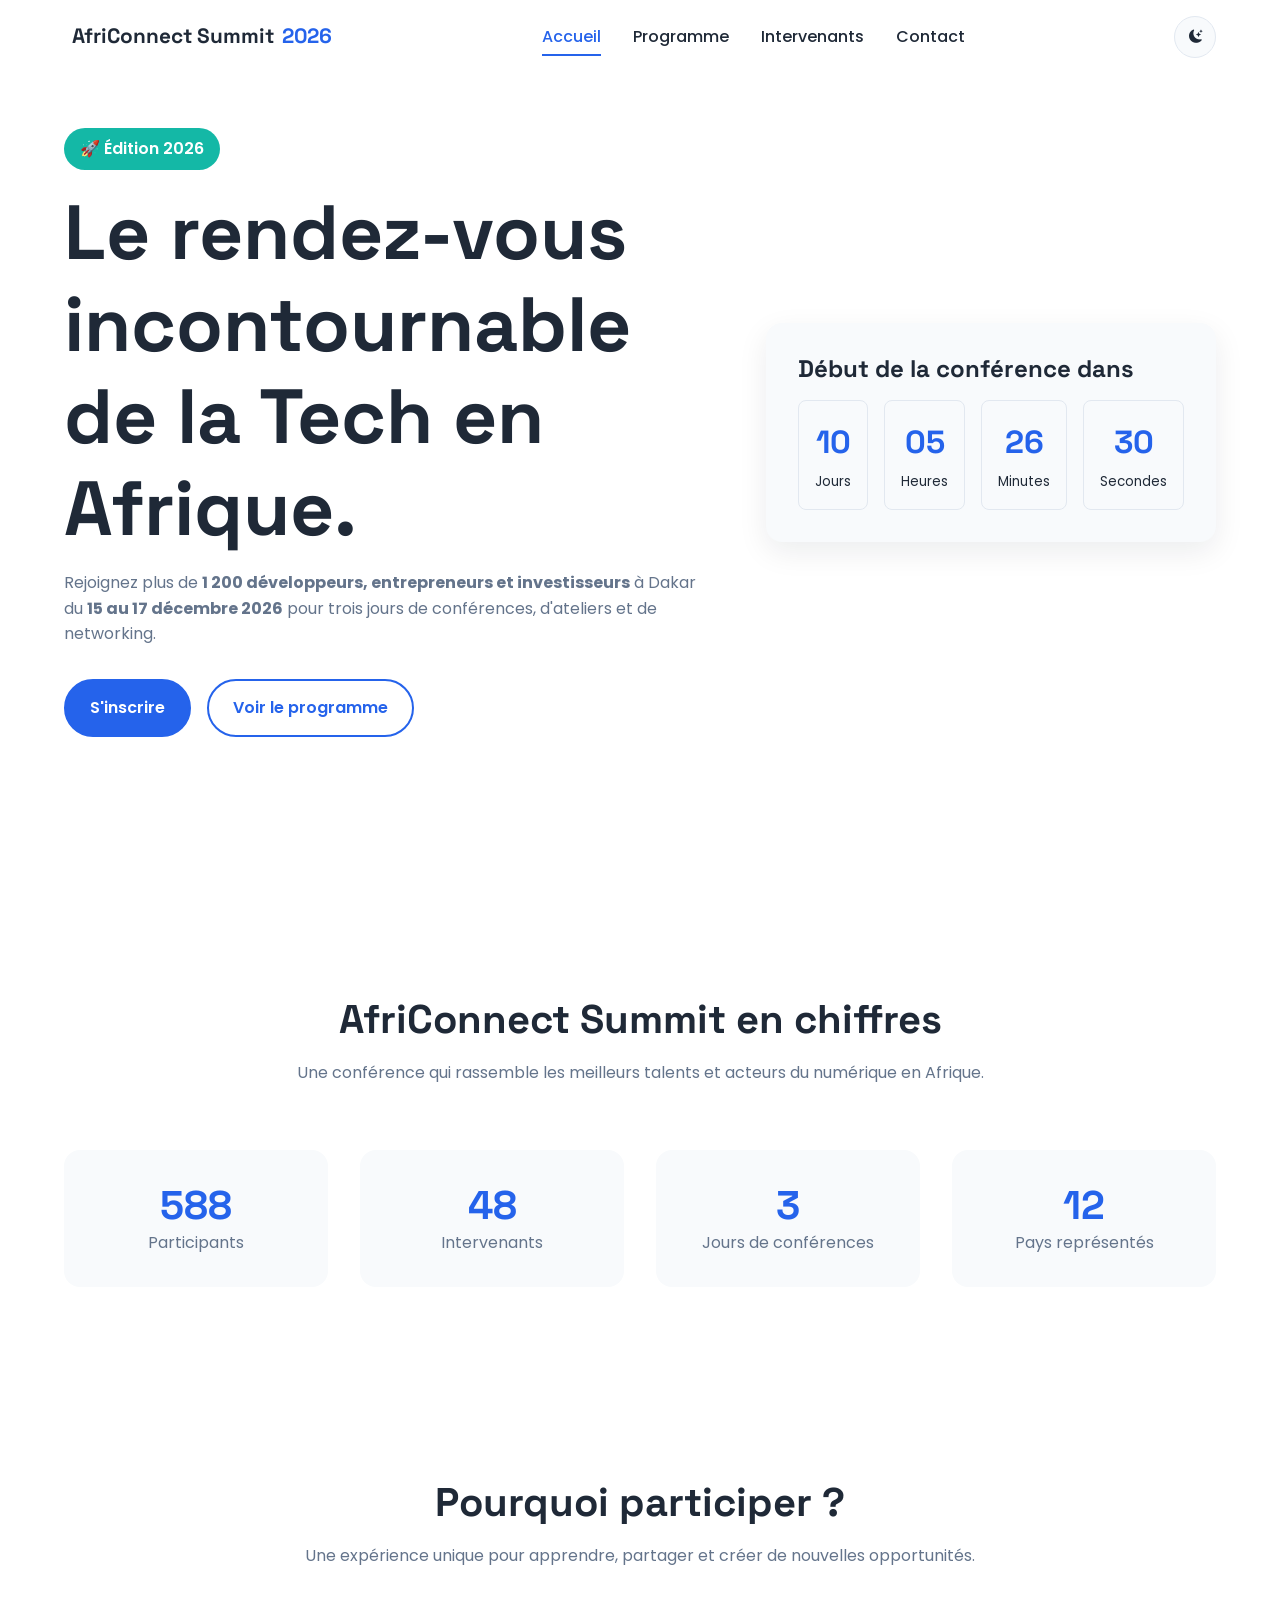
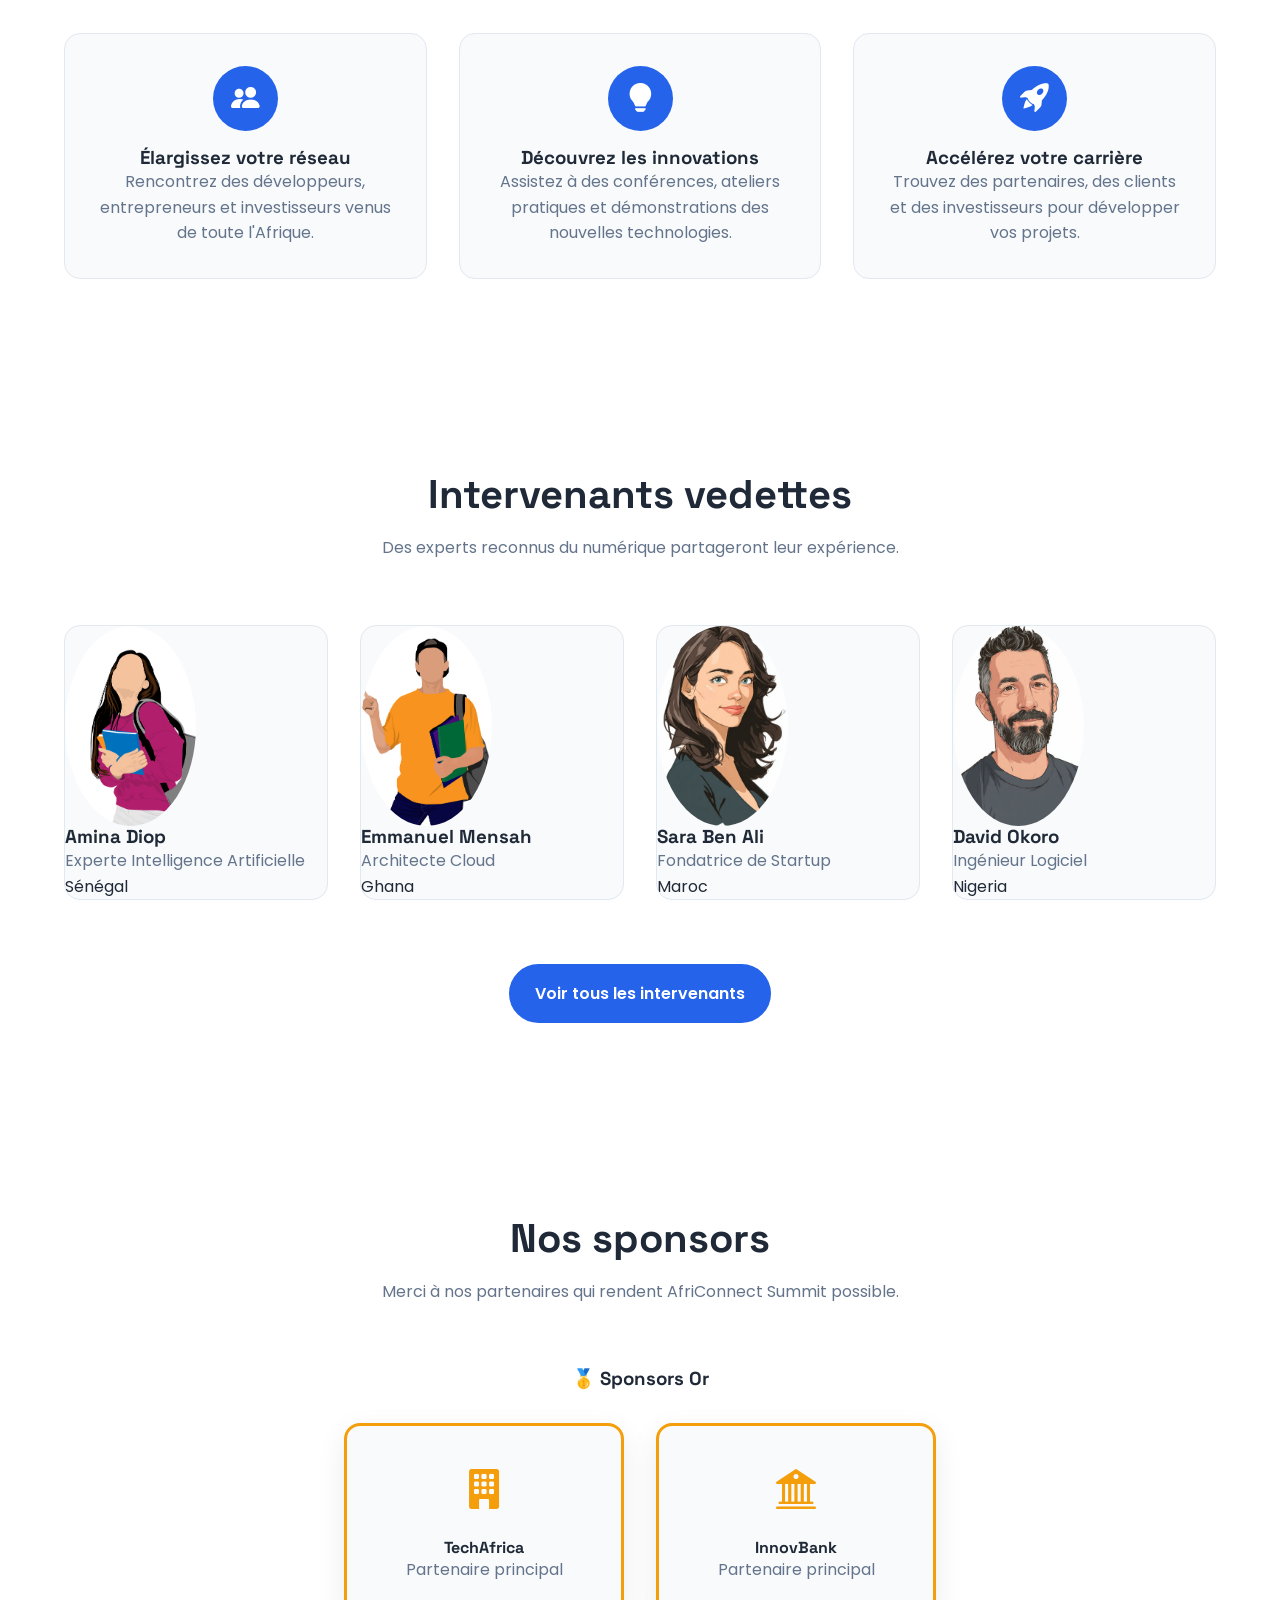
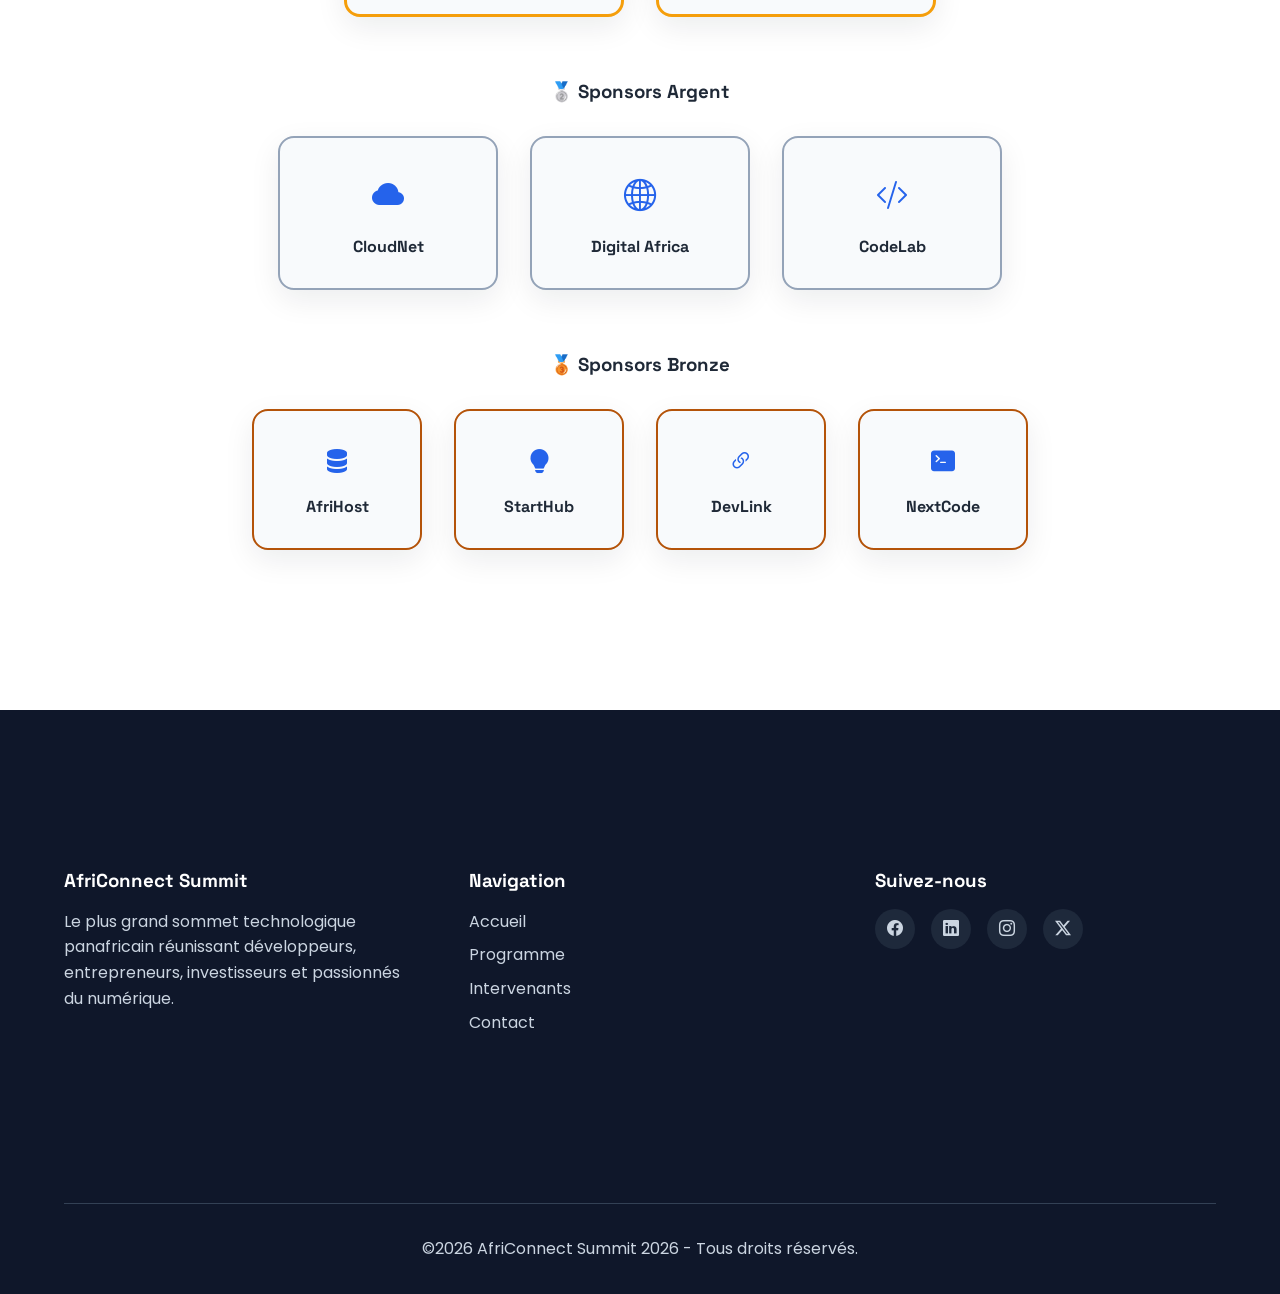
<file: index.html>
<!doctype html>
<html lang="fr">
  <head>
    <meta charset="UTF-8" />
    <meta name="viewport" content="width=device-width, initial-scale=1.0" />
    <title>AfriConnect Summit 2026 | Accueil</title>
    <link
      rel="stylesheet"
      href="https://cdn.jsdelivr.net/npm/bootstrap-icons@1.11.3/font/bootstrap-icons.css"
    />
    <link rel="preconnect" href="https://fonts.googleapis.com" />
    <link rel="preconnect" href="https://fonts.gstatic.com" crossorigin />
    <link
      href="https://fonts.googleapis.com/css2?family=Poppins:wght@300;400;500;600;700&family=Space+Grotesk:wght@400;700&display=swap"
      rel="stylesheet"
    />
    <link rel="stylesheet" href="css/style.css" />
  </head>
  <body>
    <!-- HEADER ET BARRE DE NAVIGATION -->

    <header>
      <!-- Barre de navigation principale -->
      <nav class="barre-navigation">
        <div class="conteneur">
          <!-- Logo -->

          <a href="index.html" class="logo">
            <i class="bi bi-globe-africa"></i>

            AfriConnect Summit

            <span>2026</span>
          </a>

          <!-- Navigation -->

          <ul class="menu-navigation">
            <li>
              <a href="index.html" class="actif"> Accueil </a>
            </li>

            <li>
              <a href="programme.html"> Programme </a>
            </li>

            <li>
              <a href="intervenants.html"> Intervenants </a>
            </li>

            <li>
              <a href="contact.html"> Contact </a>
            </li>
          </ul>

          <!-- Boutons -->

          <div class="actions-navigation">
            <!-- Dark Mode -->

            <button id="theme-toggle" aria-label="Changer le thème">
              <i class="bi bi-moon-stars-fill"></i>
            </button>

            <!-- Menu hamburger -->

            <button id="menu-btn" aria-label="Ouvrir le menu">
              <i class="bi bi-list"></i>
            </button>
          </div>
        </div>
      </nav>
    </header>

    <main>
      <section class="hero apparition">
        <div class="conteneur contenu-hero">
          <article class="texte-hero">
            <span class="badge"> 🚀 Édition 2026 </span>

            <h1>Le rendez-vous incontournable de la Tech en Afrique.</h1>

            <p>
              Rejoignez plus de
              <strong
                >1 200 développeurs, entrepreneurs et investisseurs</strong
              >
              à Dakar du
              <strong>15 au 17 décembre 2026</strong>
              pour trois jours de conférences, d'ateliers et de networking.
            </p>

            <div class="hero-buttons">
              <a href="contact.html" class="bouton-principal"> S'inscrire </a>

              <a href="programme.html" class="bouton-secondaire">
                Voir le programme
              </a>
            </div>
          </article>

          <!-- Compte à rebours -->

          <aside class="compte-a-rebours">
            <h2>Début de la conférence dans</h2>

            <div class="boites-compte">
              <article class="boite-compte">
                <span id="jours"> 00 </span>

                <small> Jours </small>
              </article>

              <article class="boite-compte">
                <span id="heures"> 00 </span>

                <small> Heures </small>
              </article>

              <article class="boite-compte">
                <span id="minutes"> 00 </span>

                <small> Minutes </small>
              </article>

              <article class="boite-compte">
                <span id="secondes"> 00 </span>

                <small> Secondes </small>
              </article>
            </div>
          </aside>
        </div>
      </section>

      <section class="chiffres-cles apparition">
        <div class="conteneur">
          <div class="titre-section">
            <h2>AfriConnect Summit en chiffres</h2>

            <p>
              Une conférence qui rassemble les meilleurs talents et acteurs du
              numérique en Afrique.
            </p>
          </div>

          <div class="grille-statistiques">
            <article class="statistique">
              <h3 class="compteur" data-target="1200">0</h3>

              <p>Participants</p>
            </article>

            <article class="statistique">
              <h3 class="compteur" data-target="48">0</h3>

              <p>Intervenants</p>
            </article>

            <article class="statistique">
              <h3 class="compteur" data-target="3">0</h3>

              <p>Jours de conférences</p>
            </article>

            <article class="statistique">
              <h3 class="compteur" data-target="12">0</h3>

              <p>Pays représentés</p>
            </article>
          </div>
        </div>
      </section>

      <section class="participer apparition">
        <div class="conteneur">
          <div class="titre-section">
            <h2>Pourquoi participer ?</h2>

            <p>
              Une expérience unique pour apprendre, partager et créer de
              nouvelles opportunités.
            </p>
          </div>

          <div class="conteneur-participer">
            <article class="carte-participer">
              <i class="bi bi-people-fill"></i>

              <h3>Élargissez votre réseau</h3>

              <p>
                Rencontrez des développeurs, entrepreneurs et investisseurs
                venus de toute l'Afrique.
              </p>
            </article>

            <article class="carte-participer">
              <i class="bi bi-lightbulb-fill"></i>

              <h3>Découvrez les innovations</h3>

              <p>
                Assistez à des conférences, ateliers pratiques et démonstrations
                des nouvelles technologies.
              </p>
            </article>

            <article class="carte-participer">
              <i class="bi bi-rocket-takeoff-fill"></i>

              <h3>Accélérez votre carrière</h3>

              <p>
                Trouvez des partenaires, des clients et des investisseurs pour
                développer vos projets.
              </p>
            </article>
          </div>
        </div>
      </section>

      <section class="intervenants-vedettes apparition">
        <div class="conteneur">
          <div class="titre-section">
            <h2>Intervenants vedettes</h2>

            <p>
              Des experts reconnus du numérique partageront leur expérience.
            </p>
          </div>

          <div class="grille-intervenants-vedettes">
            <article class="carte-intervenant">
              <img src="./images/femme.png" alt="Amina Diop" />

              <h3>Amina Diop</h3>

              <p>Experte Intelligence Artificielle</p>

              <span> Sénégal </span>
            </article>

            <article class="carte-intervenant">
              <img src="./images/garcon.png" alt="Emmanuel Mensah" />

              <h3>Emmanuel Mensah</h3>

              <p>Architecte Cloud</p>

              <span> Ghana </span>
            </article>

            <article class="carte-intervenant">
              <img src="./images/af.jpeg" alt="Sara Ben Ali" />

              <h3>Sara Ben Ali</h3>

              <p>Fondatrice de Startup</p>

              <span> Maroc </span>
            </article>

            <article class="carte-intervenant">
              <img src="./images/mb.jpeg" alt="David Okoro" />

              <h3>David Okoro</h3>

              <p>Ingénieur Logiciel</p>

              <span> Nigeria </span>
            </article>
          </div>

          <div class="centre">
            <a href="intervenants.html" class="bouton-principal">
              Voir tous les intervenants
            </a>
          </div>
        </div>
      </section>

      <section class="sponsors apparition">
        <div class="conteneur">
          <div class="titre-section">
            <h2>Nos sponsors</h2>

            <p>
              Merci à nos partenaires qui rendent AfriConnect Summit possible.
            </p>
          </div>

          <!-- SPONSORS OR -->

          <div class="niveau-sponsor">
            <h3>🥇 Sponsors Or</h3>

            <div class="ligne-sponsors sponsors-or">
              <article class="carte-sponsor grande">
                <i class="bi bi-building-fill"></i>

                <h4>TechAfrica</h4>

                <p>Partenaire principal</p>
              </article>

              <article class="carte-sponsor grande">
                <i class="bi bi-bank2"></i>

                <h4>InnovBank</h4>

                <p>Partenaire principal</p>
              </article>
            </div>
          </div>

          <!-- SPONSORS ARGENT -->

          <div class="niveau-sponsor">
            <h3>🥈 Sponsors Argent</h3>

            <div class="ligne-sponsors sponsors-argent">
              <article class="carte-sponsor moyenne">
                <i class="bi bi-cloud-fill"></i>

                <h4>CloudNet</h4>
              </article>

              <article class="carte-sponsor moyenne">
                <i class="bi bi-globe2"></i>

                <h4>Digital Africa</h4>
              </article>

              <article class="carte-sponsor moyenne">
                <i class="bi bi-code-slash"></i>

                <h4>CodeLab</h4>
              </article>
            </div>
          </div>

          <!-- SPONSORS BRONZE -->

          <div class="niveau-sponsor">
            <h3>🥉 Sponsors Bronze</h3>

            <div class="ligne-sponsors sponsors-bronze">
              <article class="carte-sponsor petite">
                <i class="bi bi-server"></i>

                <h4>AfriHost</h4>
              </article>

              <article class="carte-sponsor petite">
                <i class="bi bi-lightbulb-fill"></i>

                <h4>StartHub</h4>
              </article>

              <article class="carte-sponsor petite">
                <i class="bi bi-link-45deg"></i>

                <h4>DevLink</h4>
              </article>

              <article class="carte-sponsor petite">
                <i class="bi bi-terminal-fill"></i>

                <h4>NextCode</h4>
              </article>
            </div>
          </div>
        </div>
      </section>
    </main>

    <footer class="pied-page">
      <div class="conteneur">
        <div class="contenu-footer">
          <!-- À propos -->

          <section class="colonne-footer">
            <h3>AfriConnect Summit</h3>

            <p>
              Le plus grand sommet technologique panafricain réunissant
              développeurs, entrepreneurs, investisseurs et passionnés du
              numérique.
            </p>
          </section>

          <!-- Navigation -->

          <section class="colonne-footer">
            <h3>Navigation</h3>

            <ul>
              <li>
                <a href="index.html">Accueil</a>
              </li>

              <li>
                <a href="programme.html">Programme</a>
              </li>

              <li>
                <a href="intervenants.html">Intervenants</a>
              </li>

              <li>
                <a href="contact.html">Contact</a>
              </li>
            </ul>
          </section>

          <!-- Réseaux sociaux -->

          <section class="colonne-footer">
            <h3>Suivez-nous</h3>

            <div class="reseaux-sociaux">
              <a href="#" aria-label="Facebook">
                <i class="bi bi-facebook"></i>
              </a>

              <a href="#" aria-label="LinkedIn">
                <i class="bi bi-linkedin"></i>
              </a>

              <a href="#" aria-label="Instagram">
                <i class="bi bi-instagram"></i>
              </a>

              <a href="#" aria-label="X">
                <i class="bi bi-twitter-x"></i>
              </a>
            </div>
          </section>
        </div>

        <!-- Copyright -->

        <div class="copyright">
          <p>
            ©<span id="annee"></span>
            AfriConnect Summit 2026 - Tous droits réservés.
          </p>
        </div>
      </div>
    </footer>

    <button id="retour-haut" aria-label="Retour en haut">
      <i class="bi bi-arrow-up"></i>
    </button>

    <script src="js/main.js"></script>
  </body>
</html>
</file>
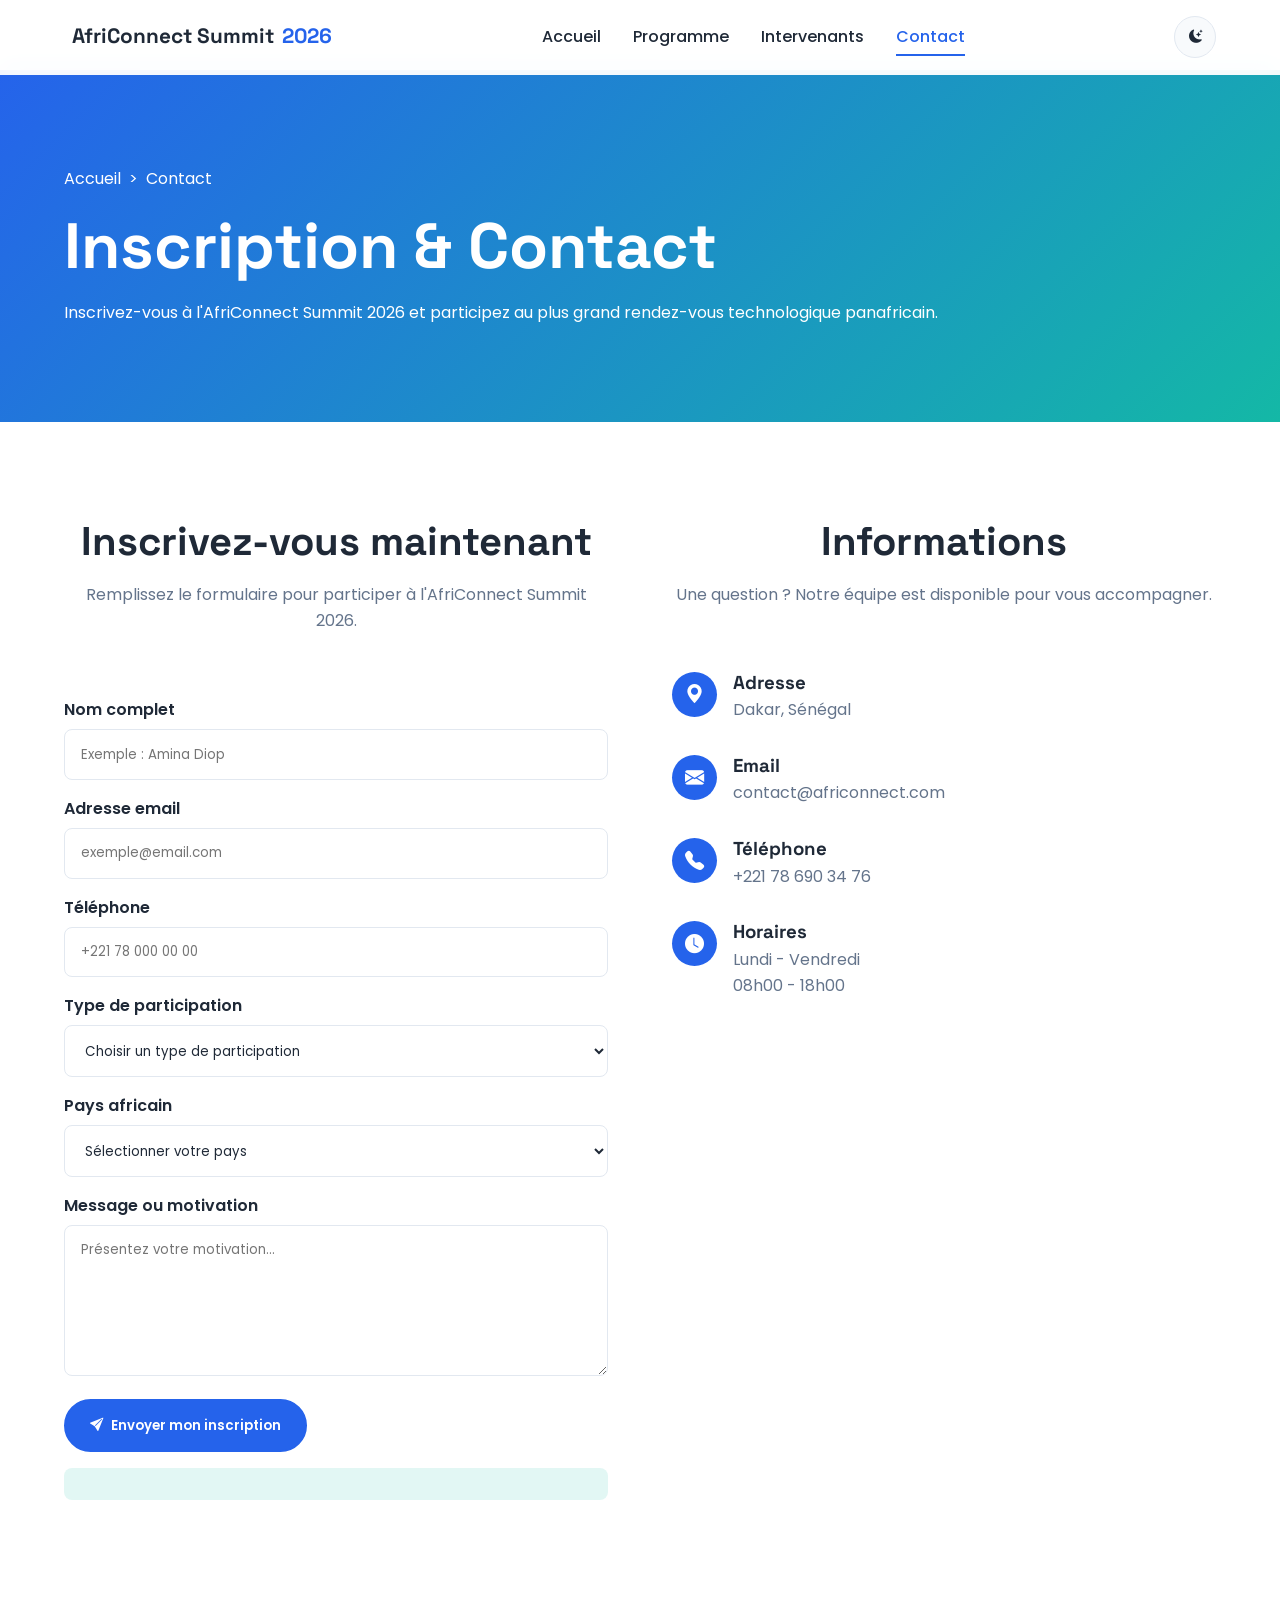
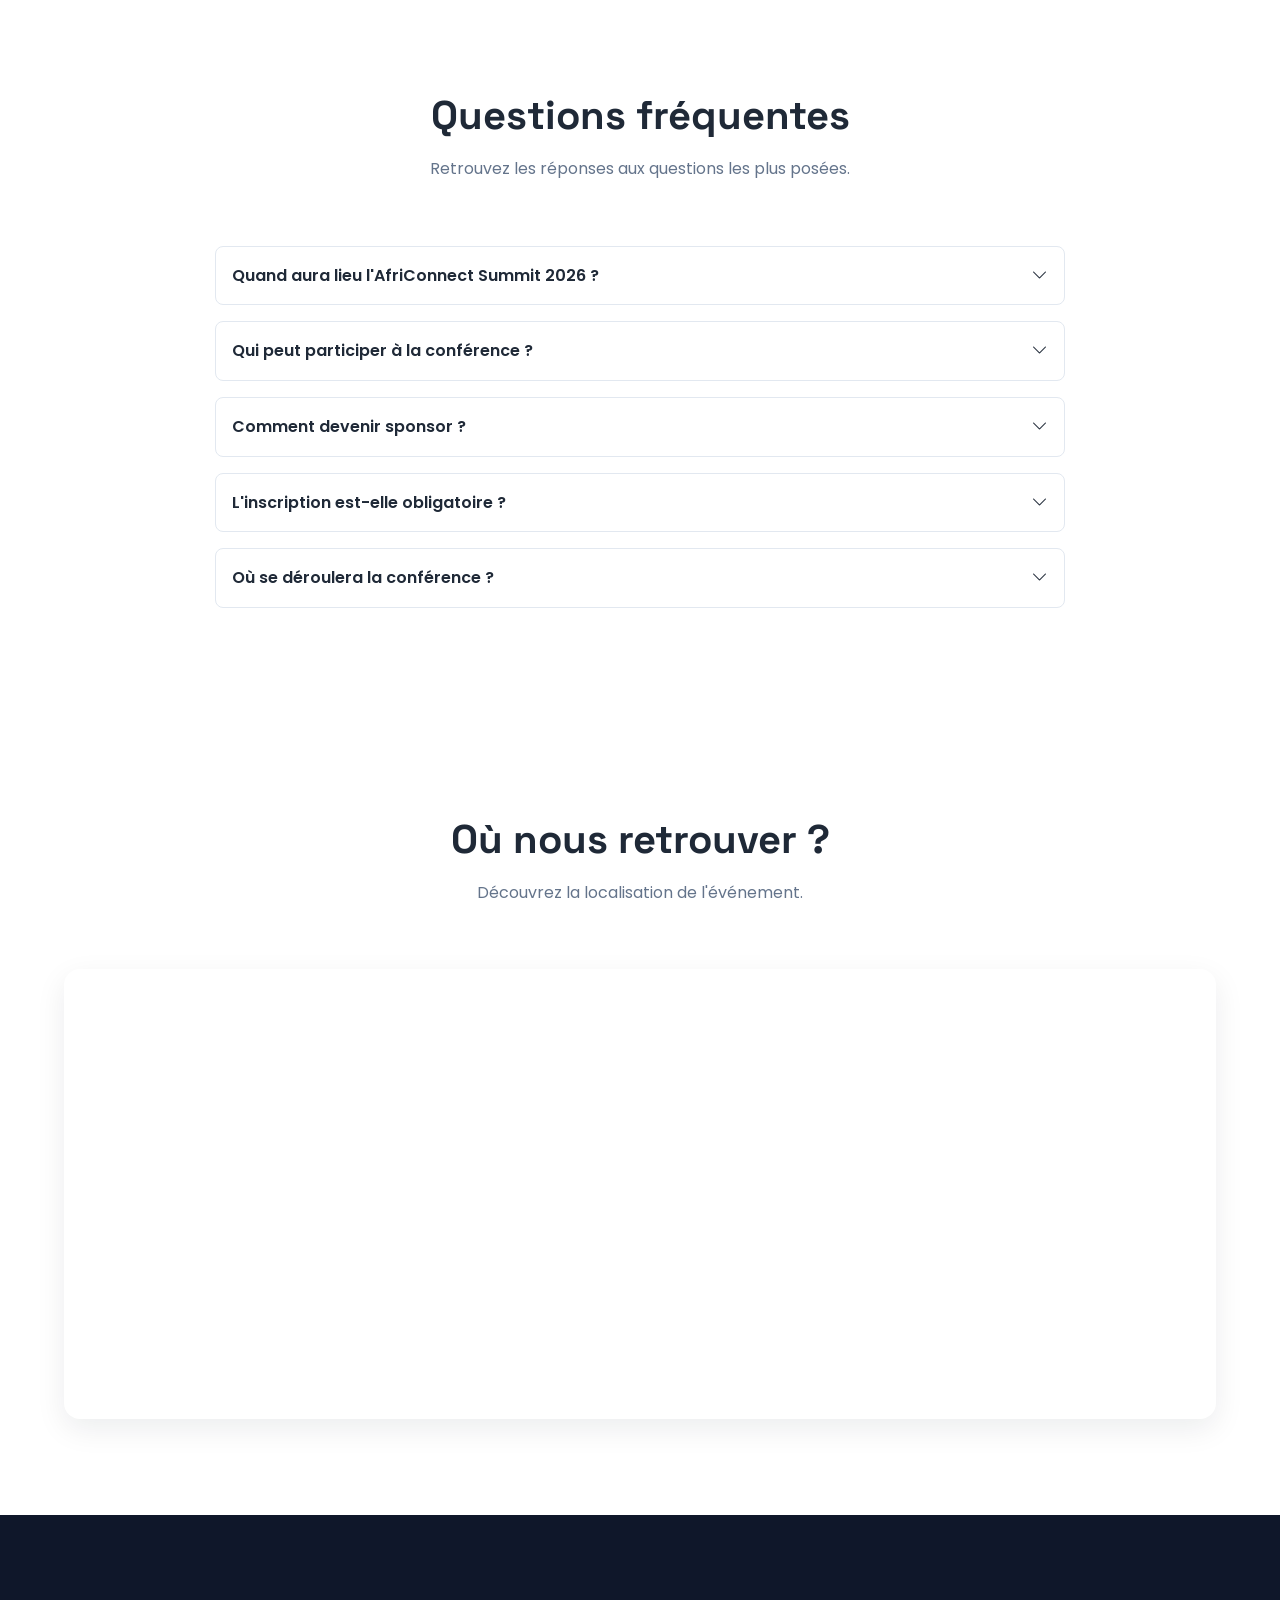
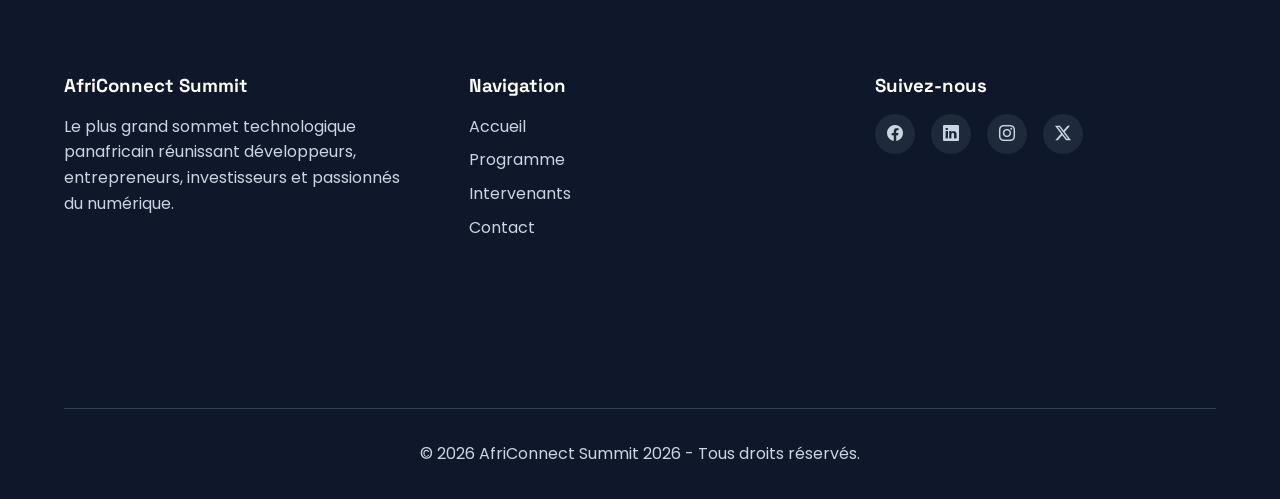
<file: contact.html>
<!doctype html>
<html lang="fr">
  <head>
    <meta charset="UTF-8" />
    <meta name="viewport" content="width=device-width, initial-scale=1.0" />
    <title>AfriConnect Summit 2026 | contact</title>
    <link
      rel="stylesheet"
      href="https://cdn.jsdelivr.net/npm/bootstrap-icons@1.11.3/font/bootstrap-icons.css"
    />
    <link rel="preconnect" href="https://fonts.googleapis.com" />
    <link rel="preconnect" href="https://fonts.gstatic.com" crossorigin />
    <link
      href="https://fonts.googleapis.com/css2?family=Poppins:wght@300;400;500;600;700&family=Space+Grotesk:wght@400;700&display=swap"
      rel="stylesheet"
    />
    <link rel="stylesheet" href="css/style.css" />
  </head>
  <body>
    <!-- HEADER ET BARRE DE NAVIGATION -->

    <header>
      <!-- Barre de navigation principale -->
      <nav class="barre-navigation">
        <div class="conteneur">
          <!-- LOGO -->

          <a href="index.html" class="logo">
            <i class="bi bi-globe-africa"></i>

            AfriConnect Summit

            <span>2026</span>
          </a>

          <!-- MENU -->

          <ul class="menu-navigation">
            <li>
              <a href="index.html"> Accueil </a>
            </li>

            <li>
              <a href="programme.html"> Programme </a>
            </li>

            <li>
              <a href="intervenants.html"> Intervenants </a>
            </li>

            <li>
              <a href="contact.html" class="actif"> Contact </a>
            </li>
          </ul>

          <!-- ACTIONS -->

          <div class="actions-navigation">
            <!-- MODE SOMBRE -->

            <button id="theme-toggle" aria-label="Changer le thème">
              <i class="bi bi-moon-stars-fill"></i>
            </button>

            <!-- MENU MOBILE -->

            <button id="menu-btn" aria-label="Ouvrir le menu">
              <i class="bi bi-list"></i>
            </button>
          </div>
        </div>
      </nav>
    </header>

    <main>
      <section class="hero-interne apparition">
        <div class="conteneur">
          <!-- FIL D'ARIANE -->

          <p class="fil-ariane">
            <a href="index.html"> Accueil </a>

            <span> &gt; </span>

            Contact
          </p>

          <!-- TITRE -->

          <h1>Inscription & Contact</h1>

          <!-- DESCRIPTION -->

          <p>
            Inscrivez-vous à l'AfriConnect Summit 2026 et participez au plus
            grand rendez-vous technologique panafricain.
          </p>
        </div>
      </section>

      <section class="section-contact apparition">
        <div class="conteneur">
          <div class="contenu-contact">
            <div class="bloc-formulaire">
              <div class="titre-section">
                <h2>Inscrivez-vous maintenant</h2>

                <p>
                  Remplissez le formulaire pour participer à l'AfriConnect
                  Summit 2026.
                </p>
              </div>

              <form id="formulaire-inscription" novalidate>
                <!-- NOM COMPLET -->

                <div class="groupe-formulaire">
                  <label for="nom"> Nom complet </label>

                  <input
                    type="text"
                    id="nom"
                    name="nom"
                    placeholder="Exemple : Amina Diop"
                  />

                  <small class="message-erreur" id="erreur-nom"></small>
                </div>

                <!-- EMAIL -->

                <div class="groupe-formulaire">
                  <label for="email"> Adresse email </label>

                  <input
                    type="email"
                    id="email"
                    name="email"
                    placeholder="exemple@email.com"
                  />

                  <small class="message-erreur" id="erreur-email"></small>
                </div>

                <!-- TÉLÉPHONE -->

                <div class="groupe-formulaire">
                  <label for="telephone"> Téléphone </label>

                  <input
                    type="tel"
                    id="telephone"
                    name="telephone"
                    placeholder="+221 78 000 00 00"
                  />

                  <small class="message-erreur" id="erreur-telephone"></small>
                </div>

                <!-- TYPE DE PARTICIPATION -->

                <div class="groupe-formulaire">
                  <label for="participation"> Type de participation </label>

                  <select id="participation" name="participation">
                    <option value="">Choisir un type de participation</option>

                    <option value="participant">Participant</option>

                    <option value="speaker">Intervenant</option>

                    <option value="entrepreneur">Entrepreneur</option>

                    <option value="investisseur">Investisseur</option>

                    <option value="sponsor">Sponsor</option>
                  </select>

                  <small
                    class="message-erreur"
                    id="erreur-participation"
                  ></small>
                </div>

                <!-- PAYS AFRICAIN -->

                <div class="groupe-formulaire">
                  <label for="pays"> Pays africain </label>

                  <select id="pays" name="pays">
                    <option value="">Sélectionner votre pays</option>

                    <option value="senegal">Sénégal</option>

                    <option value="maroc">Maroc</option>

                    <option value="ghana">Ghana</option>

                    <option value="nigeria">Nigeria</option>

                    <option value="kenya">Kenya</option>

                    <option value="cote-ivoire">Côte d'Ivoire</option>

                    <option value="mali">Mali</option>

                    <option value="tunisie">Tunisie</option>

                    <option value="cameroun">Cameroun</option>

                    <option value="afrique-du-sud">Afrique du Sud</option>

                    <option value="egypte">Égypte</option>

                    <option value="rwanda">Rwanda</option>
                  </select>

                  <small class="message-erreur" id="erreur-pays"></small>
                </div>

                <!-- MESSAGE / MOTIVATION -->

                <div class="groupe-formulaire">
                  <label for="message"> Message ou motivation </label>

                  <textarea
                    id="message"
                    name="message"
                    rows="6"
                    placeholder="Présentez votre motivation..."
                  ></textarea>

                  <small class="message-erreur" id="erreur-message"></small>
                </div>

                <!-- BOUTON -->

                <button type="submit" class="bouton-envoi">
                  <i class="bi bi-send-fill"></i>

                  Envoyer mon inscription
                </button>

                <!-- MESSAGE DE SUCCÈS -->

                <p id="message-succes" class="message-succes"></p>
              </form>
            </div>

            <aside class="informations-contact">
              <div class="titre-section">
                <h2>Informations</h2>

                <p>
                  Une question ? Notre équipe est disponible pour vous
                  accompagner.
                </p>
              </div>

              <!-- ADRESSE -->

              <div class="information">
                <i class="bi bi-geo-alt-fill"></i>

                <div>
                  <h3>Adresse</h3>

                  <p>Dakar, Sénégal</p>
                </div>
              </div>

              <!-- EMAIL -->

              <div class="information">
                <i class="bi bi-envelope-fill"></i>

                <div>
                  <h3>Email</h3>

                  <p>contact@africonnect.com</p>
                </div>
              </div>

              <!-- TÉLÉPHONE -->

              <div class="information">
                <i class="bi bi-telephone-fill"></i>

                <div>
                  <h3>Téléphone</h3>

                  <p>+221 78 690 34 76</p>
                </div>
              </div>

              <!-- HORAIRES -->

              <div class="information">
                <i class="bi bi-clock-fill"></i>

                <div>
                  <h3>Horaires</h3>

                  <p>
                    Lundi - Vendredi

                    <br />

                    08h00 - 18h00
                  </p>
                </div>
              </div>
            </aside>
          </div>
        </div>
      </section>

      <section class="faq apparition">
        <div class="conteneur">
          <div class="titre-section">
            <h2>Questions fréquentes</h2>

            <p>Retrouvez les réponses aux questions les plus posées.</p>
          </div>

          <div class="liste-faq">
            <!-- QUESTION 1 -->

            <div class="question-faq">
              <input type="checkbox" id="question1" />

              <label for="question1">
                Quand aura lieu l'AfriConnect Summit 2026 ?

                <i class="bi bi-chevron-down"></i>
              </label>

              <div class="reponse-faq">
                <p>
                  La conférence aura lieu du 15 au 17 décembre 2026 à Dakar, au
                  Sénégal.
                </p>
              </div>
            </div>

            <!-- QUESTION 2 -->

            <div class="question-faq">
              <input type="checkbox" id="question2" />

              <label for="question2">
                Qui peut participer à la conférence ?

                <i class="bi bi-chevron-down"></i>
              </label>

              <div class="reponse-faq">
                <p>
                  La conférence est ouverte aux développeurs, entrepreneurs,
                  étudiants, investisseurs et passionnés de technologie.
                </p>
              </div>
            </div>

            <!-- QUESTION 3 -->

            <div class="question-faq">
              <input type="checkbox" id="question3" />

              <label for="question3">
                Comment devenir sponsor ?

                <i class="bi bi-chevron-down"></i>
              </label>

              <div class="reponse-faq">
                <p>
                  Vous pouvez sélectionner « Sponsor » dans le formulaire
                  d'inscription et nous contacter directement.
                </p>
              </div>
            </div>

            <!-- QUESTION 4 -->

            <div class="question-faq">
              <input type="checkbox" id="question4" />

              <label for="question4">
                L'inscription est-elle obligatoire ?

                <i class="bi bi-chevron-down"></i>
              </label>

              <div class="reponse-faq">
                <p>
                  Oui. L'inscription est nécessaire pour participer aux
                  différentes activités de l'événement.
                </p>
              </div>
            </div>

            <!-- QUESTION 5 -->

            <div class="question-faq">
              <input type="checkbox" id="question5" />

              <label for="question5">
                Où se déroulera la conférence ?

                <i class="bi bi-chevron-down"></i>
              </label>

              <div class="reponse-faq">
                <p>
                  L'événement se déroulera à Dakar, au Sénégal. La localisation
                  exacte sera communiquée aux participants inscrits.
                </p>
              </div>
            </div>
          </div>
        </div>
      </section>

      <section class="localisation apparition">
        <div class="conteneur">
          <div class="titre-section">
            <h2>Où nous retrouver ?</h2>

            <p>Découvrez la localisation de l'événement.</p>
          </div>

          <div class="carte">
            <iframe
              src="https://maps.google.com/maps?q=Dakar%20Senegal&t=&z=13&ie=UTF8&iwloc=&output=embed"
              title="Localisation de AfriConnect Summit à Dakar"
              loading="lazy"
            ></iframe>
          </div>
        </div>
      </section>
    </main>
    <footer class="pied-page">
      <div class="conteneur">
        <div class="contenu-footer">
          <!-- À propos -->

          <section class="colonne-footer">
            <h3>AfriConnect Summit</h3>

            <p>
              Le plus grand sommet technologique panafricain réunissant
              développeurs, entrepreneurs, investisseurs et passionnés du
              numérique.
            </p>
          </section>

          <!-- Navigation -->

          <section class="colonne-footer">
            <h3>Navigation</h3>

            <ul>
              <li>
                <a href="index.html">Accueil</a>
              </li>

              <li>
                <a href="programme.html">Programme</a>
              </li>

              <li>
                <a href="intervenants.html">Intervenants</a>
              </li>

              <li>
                <a href="contact.html">Contact</a>
              </li>
            </ul>
          </section>

          <!-- Réseaux sociaux -->

          <section class="colonne-footer">
            <h3>Suivez-nous</h3>

            <div class="reseaux-sociaux">
              <a href="#" aria-label="Facebook">
                <i class="bi bi-facebook"></i>
              </a>

              <a href="#" aria-label="LinkedIn">
                <i class="bi bi-linkedin"></i>
              </a>

              <a href="#" aria-label="Instagram">
                <i class="bi bi-instagram"></i>
              </a>

              <a href="#" aria-label="X">
                <i class="bi bi-twitter-x"></i>
              </a>
            </div>
          </section>
        </div>

        <!-- Copyright -->

        <div class="copyright">
          <p>
            © <span id="annee"></span>
            AfriConnect Summit 2026 - Tous droits réservés.
          </p>
        </div>
      </div>
    </footer>

    <button id="retour-haut" aria-label="Retour en haut">
      <i class="bi bi-arrow-up"></i>
    </button>
    <script src="js/main.js"></script>
  </body>
</html>
</file>
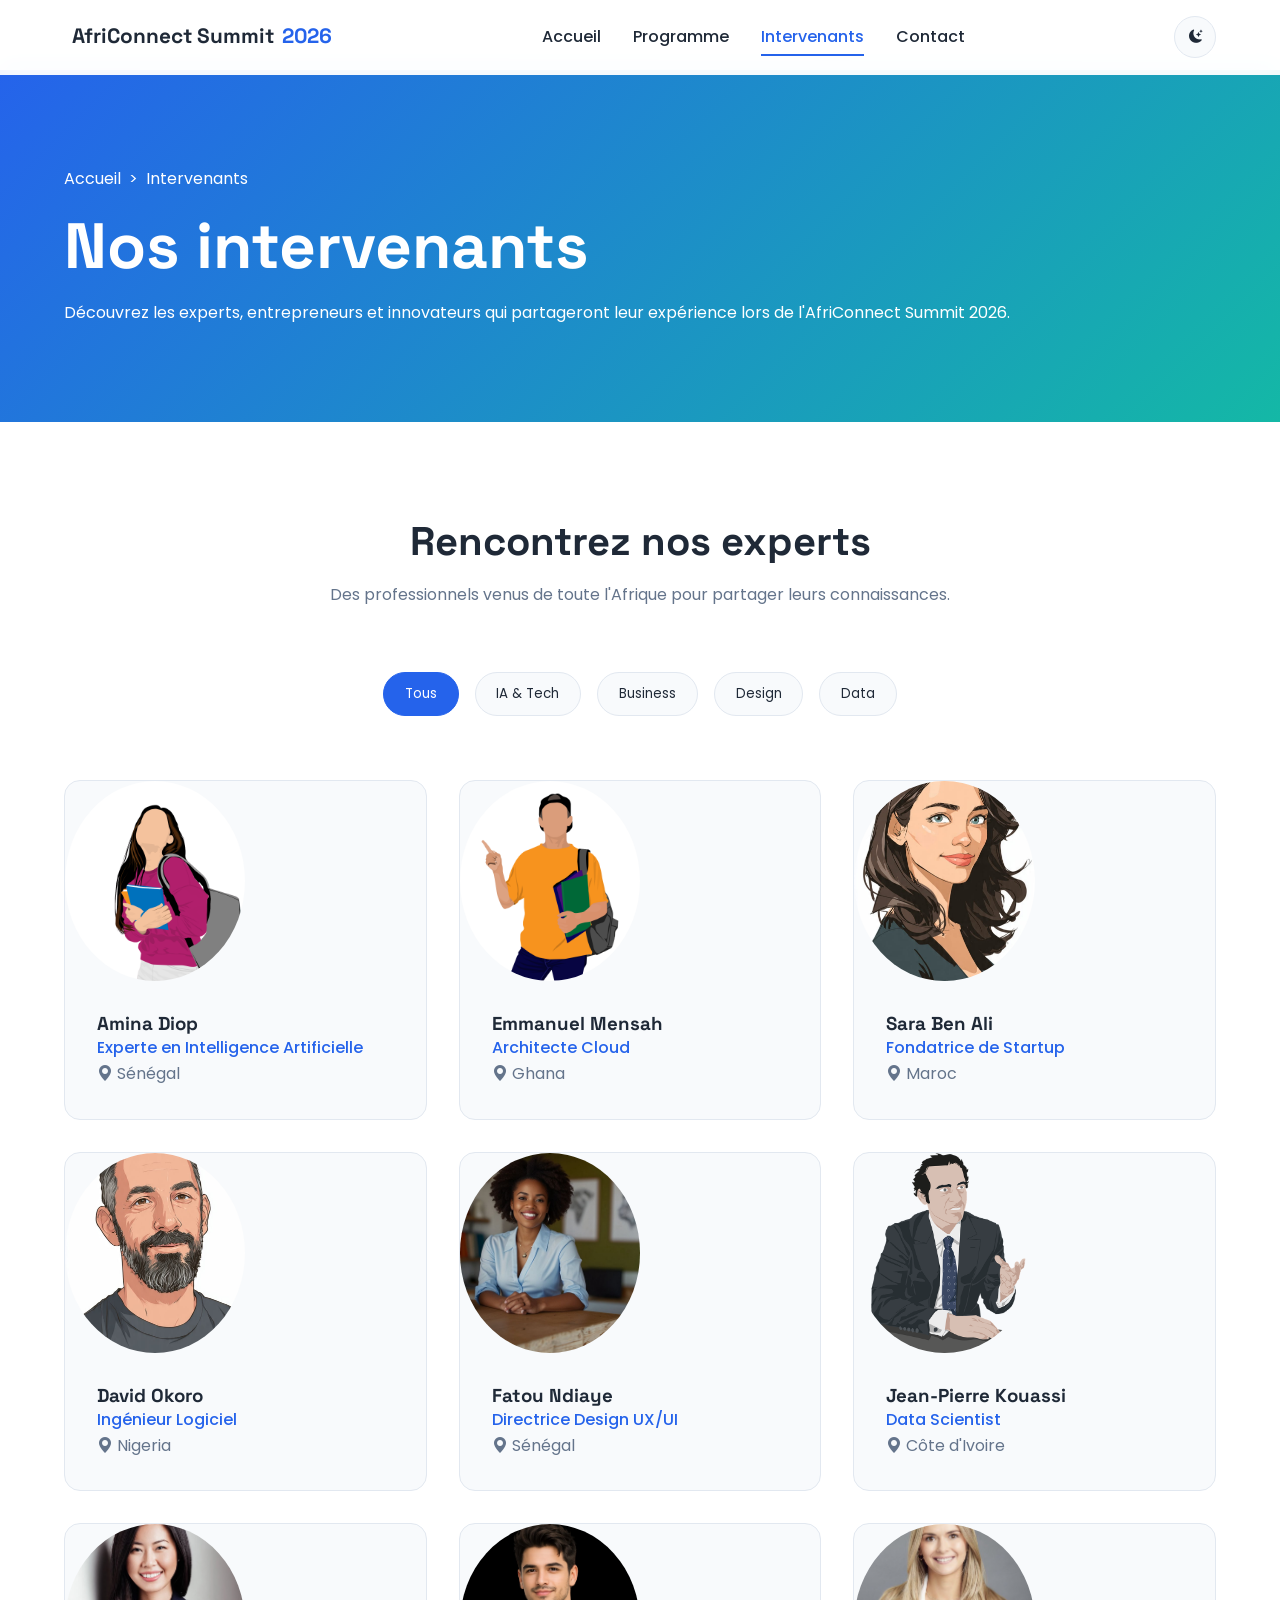
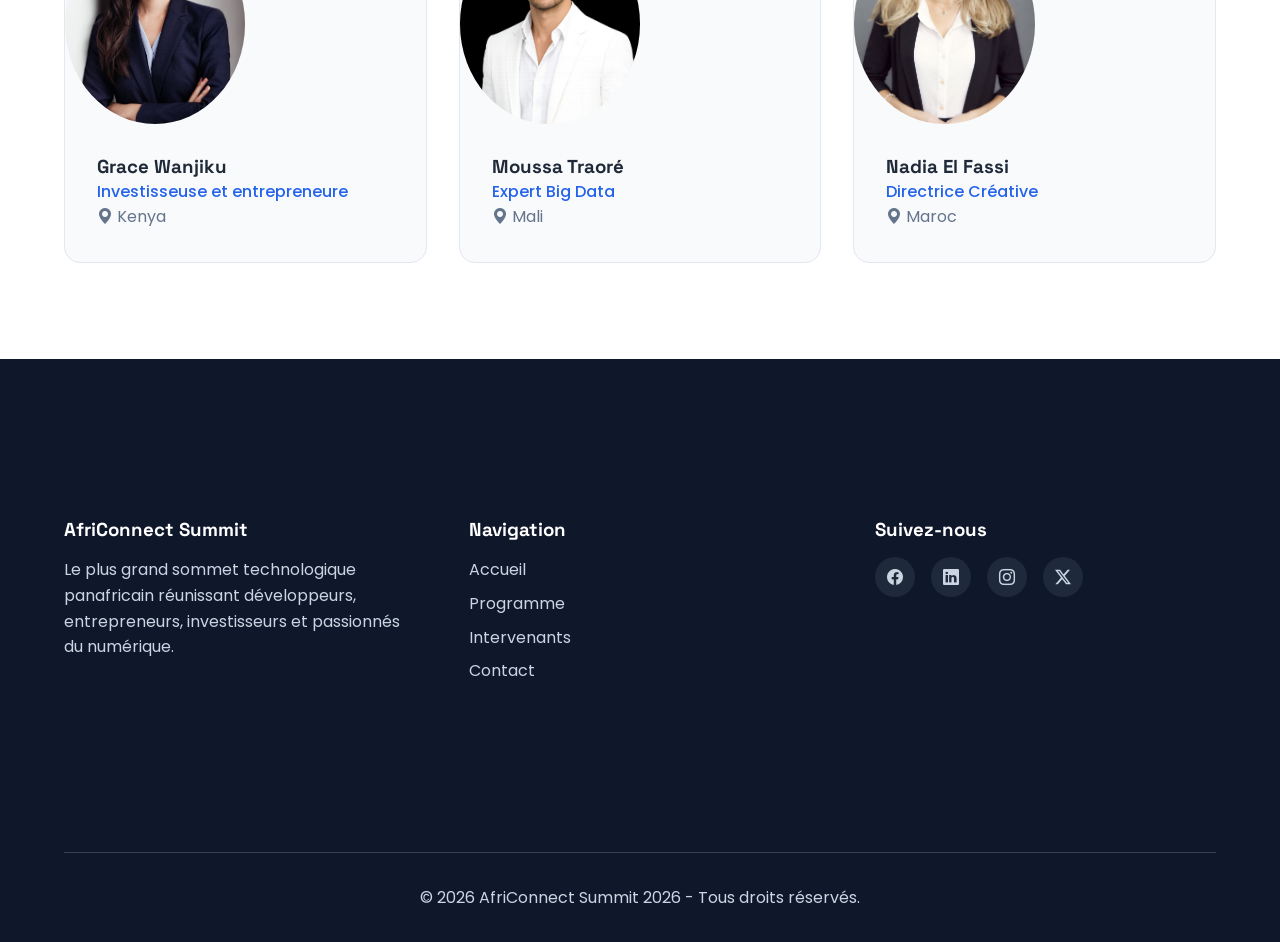
<file: intervenants.html>
<!doctype html>
<html lang="fr">
  <head>
    <meta charset="UTF-8" />
    <meta name="viewport" content="width=device-width, initial-scale=1.0" />
    <title>AfriConnect Summit 2026 | Intervenant</title>
    <link
      rel="stylesheet"
      href="https://cdn.jsdelivr.net/npm/bootstrap-icons@1.11.3/font/bootstrap-icons.css"
    />
    <link rel="preconnect" href="https://fonts.googleapis.com" />
    <link rel="preconnect" href="https://fonts.gstatic.com" crossorigin />
    <link
      href="https://fonts.googleapis.com/css2?family=Poppins:wght@300;400;500;600;700&family=Space+Grotesk:wght@400;700&display=swap"
      rel="stylesheet"
    />
    <link rel="stylesheet" href="css/style.css" />
  </head>
  <body>
    <!-- HEADER ET BARRE DE NAVIGATION -->

    <header>
      <!-- Barre de navigation principale -->
      <nav class="barre-navigation">
        <div class="conteneur">
          <!-- LOGO -->

          <a href="index.html" class="logo">
            <i class="bi bi-globe-africa"></i>

            AfriConnect Summit

            <span>2026</span>
          </a>

          <!-- MENU -->

          <ul class="menu-navigation">
            <li>
              <a href="index.html"> Accueil </a>
            </li>

            <li>
              <a href="programme.html"> Programme </a>
            </li>

            <li>
              <a href="intervenants.html" class="actif"> Intervenants </a>
            </li>

            <li>
              <a href="contact.html"> Contact </a>
            </li>
          </ul>

          <!-- ACTIONS -->

          <div class="actions-navigation">
            <!-- MODE SOMBRE -->

            <button id="theme-toggle" aria-label="Changer le thème">
              <i class="bi bi-moon-stars-fill"></i>
            </button>

            <!-- MENU MOBILE -->

            <button id="menu-btn" aria-label="Ouvrir le menu">
              <i class="bi bi-list"></i>
            </button>
          </div>
        </div>
      </nav>
    </header>

    <main>
      <section class="hero-interne apparition">
        <div class="conteneur">
          <!-- FIL D'ARIANE -->

          <p class="fil-ariane">
            <a href="index.html"> Accueil </a>

            <span> &gt; </span>

            Intervenants
          </p>

          <!-- TITRE -->

          <h1>Nos intervenants</h1>

          <!-- DESCRIPTION -->

          <p>
            Découvrez les experts, entrepreneurs et innovateurs qui partageront
            leur expérience lors de l'AfriConnect Summit 2026.
          </p>
        </div>
      </section>

      <section class="section-intervenants apparition">
        <div class="conteneur">
          <!-- TITRE -->

          <div class="titre-section">
            <h2>Rencontrez nos experts</h2>

            <p>
              Des professionnels venus de toute l'Afrique pour partager leurs
              connaissances.
            </p>
          </div>
          <!-- BOUTONS DE FILTRE -->

          <div
            class="filtres-intervenants"
            role="group"
            aria-label="Filtrer les intervenants"
          >
            <button class="bouton-filtre actif" data-filtre="tous">Tous</button>

            <button class="bouton-filtre" data-filtre="ia-tech">
              IA & Tech
            </button>

            <button class="bouton-filtre" data-filtre="business">
              Business
            </button>

            <button class="bouton-filtre" data-filtre="design">Design</button>

            <button class="bouton-filtre" data-filtre="data">Data</button>
          </div>

          <div class="grille-intervenants">
            <!-- INTERVENANT 1 -->

            <article class="carte-intervenant" data-categorie="ia-tech">
              <img src="./images/femme.png" alt="Amina Diop" />

              <div class="informations-intervenant">
                <h3>Amina Diop</h3>

                <p class="specialite">Experte en Intelligence Artificielle</p>

                <p class="pays">
                  <i class="bi bi-geo-alt-fill"></i>

                  Sénégal
                </p>
              </div>
            </article>

            <!-- INTERVENANT 2 -->

            <article class="carte-intervenant" data-categorie="ia-tech">
              <img src="./images/garcon.png" alt="Emmanuel Mensah" />

              <div class="informations-intervenant">
                <h3>Emmanuel Mensah</h3>

                <p class="specialite">Architecte Cloud</p>

                <p class="pays">
                  <i class="bi bi-geo-alt-fill"></i>

                  Ghana
                </p>
              </div>
            </article>

            <!-- INTERVENANT 3 -->

            <article class="carte-intervenant" data-categorie="business">
              <img src="./images/af.jpeg" alt="Sara Ben Ali" />

              <div class="informations-intervenant">
                <h3>Sara Ben Ali</h3>

                <p class="specialite">Fondatrice de Startup</p>

                <p class="pays">
                  <i class="bi bi-geo-alt-fill"></i>

                  Maroc
                </p>
              </div>
            </article>

            <!-- INTERVENANT 4 -->

            <article class="carte-intervenant" data-categorie="ia-tech">
              <img src="images/mb.jpeg" alt="David Okoro" />

              <div class="informations-intervenant">
                <h3>David Okoro</h3>

                <p class="specialite">Ingénieur Logiciel</p>

                <p class="pays">
                  <i class="bi bi-geo-alt-fill"></i>

                  Nigeria
                </p>
              </div>
            </article>

            <!-- INTERVENANT 5 -->

            <article class="carte-intervenant" data-categorie="design">
              <img src="./images/senegal.jpeg" alt="Fatou Ndiaye" />

              <div class="informations-intervenant">
                <h3>Fatou Ndiaye</h3>

                <p class="specialite">Directrice Design UX/UI</p>

                <p class="pays">
                  <i class="bi bi-geo-alt-fill"></i>

                  Sénégal
                </p>
              </div>
            </article>

            <!-- INTERVENANT 6 -->

            <article class="carte-intervenant" data-categorie="data">
              <img src="./images/garcon2.png" alt="Jean-Pierre Kouassi" />

              <div class="informations-intervenant">
                <h3>Jean-Pierre Kouassi</h3>

                <p class="specialite">Data Scientist</p>

                <p class="pays">
                  <i class="bi bi-geo-alt-fill"></i>

                  Côte d'Ivoire
                </p>
              </div>
            </article>

            <!-- INTERVENANT 7 -->

            <article class="carte-intervenant" data-categorie="business">
              <img src="./images/kenya.jpeg" alt="Grace Wanjiku" />

              <div class="informations-intervenant">
                <h3>Grace Wanjiku</h3>

                <p class="specialite">Investisseuse et entrepreneure</p>

                <p class="pays">
                  <i class="bi bi-geo-alt-fill"></i>

                  Kenya
                </p>
              </div>
            </article>

            <!-- INTERVENANT 8 -->

            <article class="carte-intervenant" data-categorie="data">
              <img src="./images/img-g-5.jpeg" alt="Moussa Traoré" />

              <div class="informations-intervenant">
                <h3>Moussa Traoré</h3>

                <p class="specialite">Expert Big Data</p>

                <p class="pays">
                  <i class="bi bi-geo-alt-fill"></i>

                  Mali
                </p>
              </div>
            </article>

            <!-- INTERVENANT 9 -->

            <article class="carte-intervenant" data-categorie="design">
              <img src="./images/maroc.jpeg" alt="Nadia El Fassi" />

              <div class="informations-intervenant">
                <h3>Nadia El Fassi</h3>

                <p class="specialite">Directrice Créative</p>

                <p class="pays">
                  <i class="bi bi-geo-alt-fill"></i>

                  Maroc
                </p>
              </div>
            </article>
          </div>
        </div>
      </section>
    </main>
    <footer class="pied-page">
      <div class="conteneur">
        <div class="contenu-footer">
          <!-- À propos -->

          <section class="colonne-footer">
            <h3>AfriConnect Summit</h3>

            <p>
              Le plus grand sommet technologique panafricain réunissant
              développeurs, entrepreneurs, investisseurs et passionnés du
              numérique.
            </p>
          </section>

          <!-- Navigation -->

          <section class="colonne-footer">
            <h3>Navigation</h3>

            <ul>
              <li>
                <a href="index.html">Accueil</a>
              </li>

              <li>
                <a href="programme.html">Programme</a>
              </li>

              <li>
                <a href="intervenants.html">Intervenants</a>
              </li>

              <li>
                <a href="contact.html">Contact</a>
              </li>
            </ul>
          </section>

          <!-- Réseaux sociaux -->

          <section class="colonne-footer">
            <h3>Suivez-nous</h3>

            <div class="reseaux-sociaux">
              <a href="#" aria-label="Facebook">
                <i class="bi bi-facebook"></i>
              </a>

              <a href="#" aria-label="LinkedIn">
                <i class="bi bi-linkedin"></i>
              </a>

              <a href="#" aria-label="Instagram">
                <i class="bi bi-instagram"></i>
              </a>

              <a href="#" aria-label="X">
                <i class="bi bi-twitter-x"></i>
              </a>
            </div>
          </section>
        </div>

        <!-- Copyright -->

        <div class="copyright">
          <p>
            © <span id="annee"></span>
            AfriConnect Summit 2026 - Tous droits réservés.
          </p>
        </div>
      </div>
    </footer>

    <button id="retour-haut" aria-label="Retour en haut">
      <i class="bi bi-arrow-up"></i>
    </button>
    <script src="js/main.js"></script>
  </body>
</html>
</file>
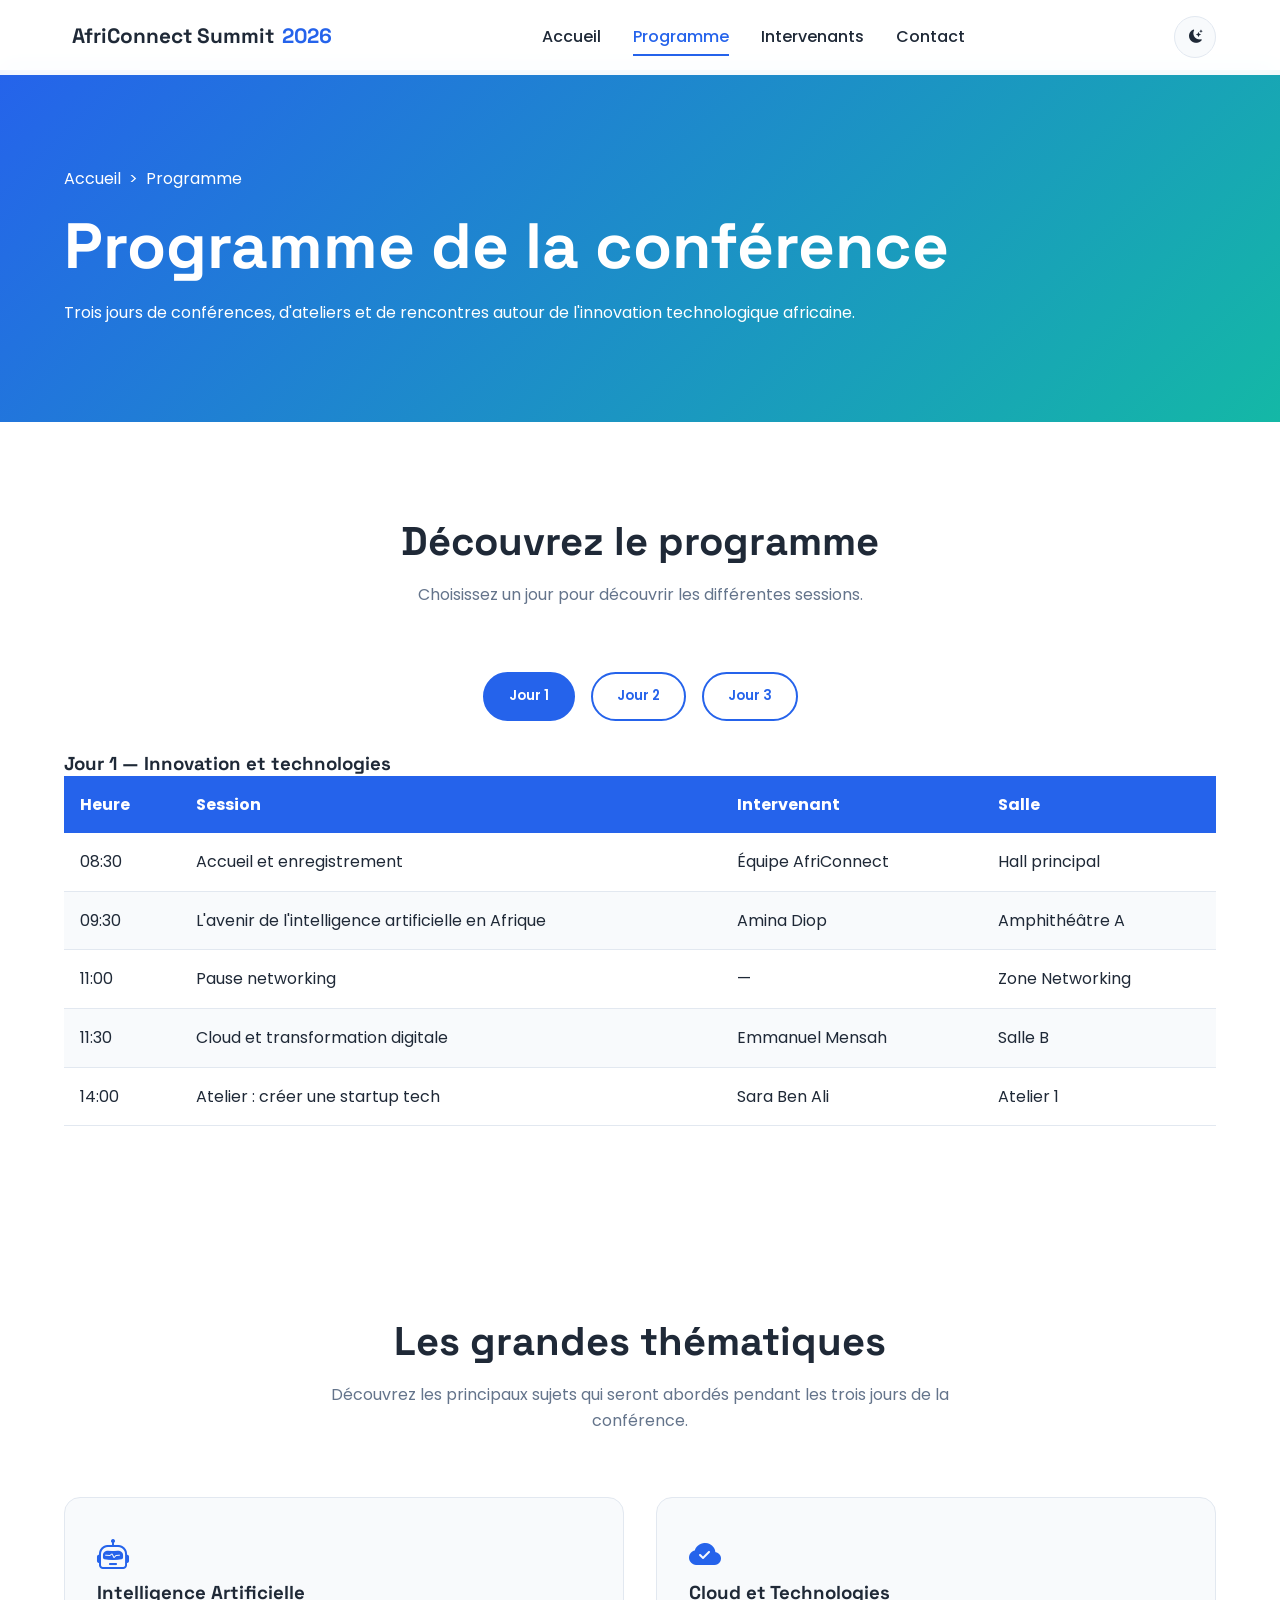
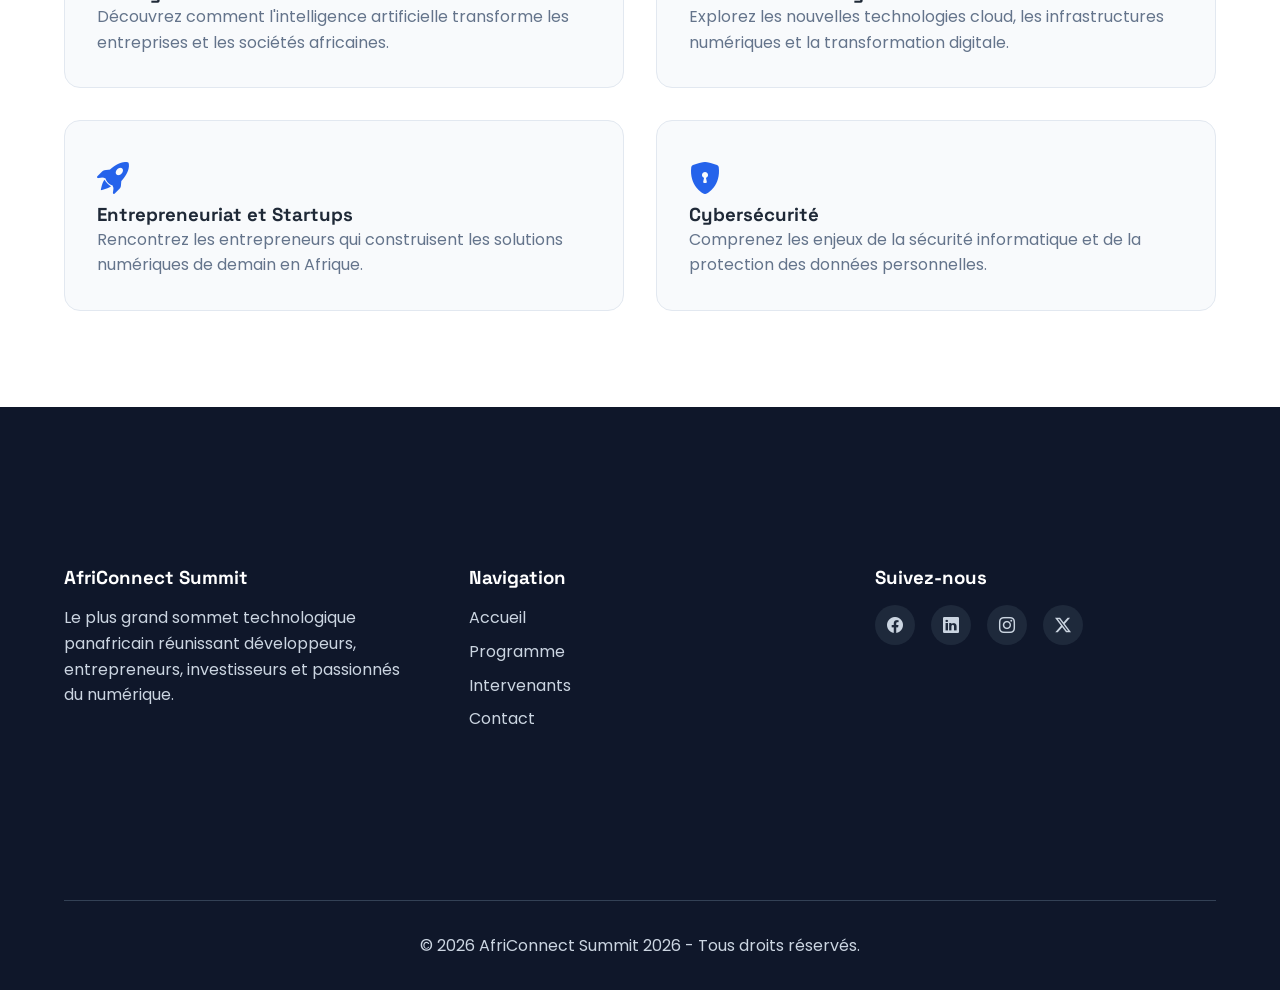
<file: programme.html>
<!doctype html>
<html lang="fr">
  <head>
    <meta charset="UTF-8" />
    <meta name="viewport" content="width=device-width, initial-scale=1.0" />
    <title>AfriConnect Summit 2026 | programme</title>
    <link
      rel="stylesheet"
      href="https://cdn.jsdelivr.net/npm/bootstrap-icons@1.11.3/font/bootstrap-icons.css"
    />
    <link rel="preconnect" href="https://fonts.googleapis.com" />

    <link rel="preconnect" href="https://fonts.gstatic.com" crossorigin />

    <link
      href="https://fonts.googleapis.com/css2?family=Poppins:wght@300;400;500;600;700&family=Space+Grotesk:wght@400;700&display=swap"
      rel="stylesheet"
    />
    <link rel="stylesheet" href="css/style.css" />
  </head>
  <body>
    <!-- HEADER ET BARRE DE NAVIGATION -->

    <header>
      <!-- Barre de navigation principale -->
      <nav class="barre-navigation">
        <div class="conteneur">
          <!-- Logo -->

          <a href="index.html" class="logo">
            <i class="bi bi-globe-africa"></i>

            AfriConnect Summit

            <span>2026</span>
          </a>

          <!-- Menu de navigation -->

          <ul class="menu-navigation">
            <li>
              <a href="index.html"> Accueil </a>
            </li>

            <li>
              <a href="programme.html" class="actif"> Programme </a>
            </li>

            <li>
              <a href="intervenants.html"> Intervenants </a>
            </li>

            <li>
              <a href="contact.html"> Contact </a>
            </li>
          </ul>

          <!-- Actions de navigation -->

          <div class="actions-navigation">
            <!-- Bouton Dark / Light Mode -->

            <button id="theme-toggle" aria-label="Changer le thème">
              <i class="bi bi-moon-stars-fill"></i>
            </button>

            <!-- Bouton Menu mobile -->

            <button id="menu-btn" aria-label="Ouvrir le menu">
              <i class="bi bi-list"></i>
            </button>
          </div>
        </div>
      </nav>
    </header>
    <main>
      <section class="hero-interne apparition">
        <div class="conteneur">
          <p class="fil-ariane">
            <a href="index.html"> Accueil </a>

            <span> &gt; </span>

            Programme
          </p>

          <h1>Programme de la conférence</h1>

          <p>
            Trois jours de conférences, d'ateliers et de rencontres autour de
            l'innovation technologique africaine.
          </p>
        </div>
      </section>

      <section class="programme apparition">
        <div class="conteneur">
          <div class="titre-section">
            <h2>Découvrez le programme</h2>

            <p>Choisissez un jour pour découvrir les différentes sessions.</p>
          </div>

          <!-- Boutons des onglets -->

          <div class="onglets-programme" role="tablist">
            <button class="onglet actif" data-jour="jour1" role="tab">
              Jour 1
            </button>

            <button class="onglet" data-jour="jour2" role="tab">Jour 2</button>

            <button class="onglet" data-jour="jour3" role="tab">Jour 3</button>
          </div>

          <!-- Contenu des onglets -->

          <div class="contenu-programme">
            <!-- JOUR 1 -->

            <div id="jour1" class="planning actif">
              <h3>Jour 1 — Innovation et technologies</h3>

              <div class="tableau-responsive">
                <table class="tableau-programme">
                  <thead>
                    <tr>
                      <th>Heure</th>

                      <th>Session</th>

                      <th>Intervenant</th>

                      <th>Salle</th>
                    </tr>
                  </thead>

                  <tbody>
                    <tr>
                      <td>08:30</td>

                      <td>Accueil et enregistrement</td>

                      <td>Équipe AfriConnect</td>

                      <td>Hall principal</td>
                    </tr>

                    <tr>
                      <td>09:30</td>

                      <td>
                        L'avenir de l'intelligence artificielle en Afrique
                      </td>

                      <td>Amina Diop</td>

                      <td>Amphithéâtre A</td>
                    </tr>

                    <tr>
                      <td>11:00</td>

                      <td>Pause networking</td>

                      <td>—</td>

                      <td>Zone Networking</td>
                    </tr>

                    <tr>
                      <td>11:30</td>

                      <td>Cloud et transformation digitale</td>

                      <td>Emmanuel Mensah</td>

                      <td>Salle B</td>
                    </tr>

                    <tr>
                      <td>14:00</td>

                      <td>Atelier : créer une startup tech</td>

                      <td>Sara Ben Ali</td>

                      <td>Atelier 1</td>
                    </tr>
                  </tbody>
                </table>
              </div>
            </div>

            <div id="jour2" class="planning">
              <h3>Jour 2 — Entrepreneuriat et innovation</h3>

              <div class="tableau-responsive">
                <table class="tableau-programme">
                  <thead>
                    <tr>
                      <th>Heure</th>

                      <th>Session</th>

                      <th>Intervenant</th>

                      <th>Salle</th>
                    </tr>
                  </thead>

                  <tbody>
                    <tr>
                      <td>09:00</td>

                      <td>L'entrepreneuriat tech en Afrique</td>

                      <td>David Okoro</td>

                      <td>Amphithéâtre A</td>
                    </tr>

                    <tr>
                      <td>10:30</td>

                      <td>Financer sa startup en Afrique</td>

                      <td>Fatou Ndiaye</td>

                      <td>Salle B</td>
                    </tr>

                    <tr>
                      <td>12:00</td>

                      <td>Pause déjeuner et networking</td>

                      <td>—</td>

                      <td>Espace Networking</td>
                    </tr>

                    <tr>
                      <td>14:00</td>

                      <td>Atelier : construire son produit numérique</td>

                      <td>Mohamed El Amrani</td>

                      <td>Atelier 1</td>
                    </tr>

                    <tr>
                      <td>16:00</td>

                      <td>Les startups africaines de demain</td>

                      <td>Panel d'entrepreneurs</td>

                      <td>Amphithéâtre B</td>
                    </tr>
                  </tbody>
                </table>
              </div>
            </div>

            <div id="jour3" class="planning">
              <h3>Jour 3 — Futur du numérique africain</h3>

              <div class="tableau-responsive">
                <table class="tableau-programme">
                  <thead>
                    <tr>
                      <th>Heure</th>

                      <th>Session</th>

                      <th>Intervenant</th>

                      <th>Salle</th>
                    </tr>
                  </thead>

                  <tbody>
                    <tr>
                      <td>09:00</td>

                      <td>Les villes intelligentes africaines</td>

                      <td>Grace Wanjiku</td>

                      <td>Amphithéâtre A</td>
                    </tr>

                    <tr>
                      <td>10:30</td>

                      <td>Cybersécurité et protection des données</td>

                      <td>Jean-Pierre Kouassi</td>

                      <td>Salle B</td>
                    </tr>

                    <tr>
                      <td>12:00</td>

                      <td>Pause et rencontres professionnelles</td>

                      <td>—</td>

                      <td>Zone Networking</td>
                    </tr>

                    <tr>
                      <td>14:00</td>

                      <td>Atelier : développer une solution innovante</td>

                      <td>Équipe AfriConnect</td>

                      <td>Atelier 2</td>
                    </tr>

                    <tr>
                      <td>16:30</td>

                      <td>Cérémonie de clôture et remise des prix</td>

                      <td>Comité AfriConnect Summit</td>

                      <td>Amphithéâtre A</td>
                    </tr>
                  </tbody>
                </table>
              </div>
            </div>
          </div>
        </div>
      </section>

      <section class="thematiques apparition">
        <div class="conteneur">
          <!-- Titre de la section -->

          <div class="titre-section">
            <h2>Les grandes thématiques</h2>

            <p>
              Découvrez les principaux sujets qui seront abordés pendant les
              trois jours de la conférence.
            </p>
          </div>

          <!-- Grille des thématiques -->

          <div class="grille-thematiques">
            <!-- THÉMATIQUE 1 -->

            <article class="carte-thematique">
              <i class="bi bi-robot"></i>

              <h3>Intelligence Artificielle</h3>

              <p>
                Découvrez comment l'intelligence artificielle transforme les
                entreprises et les sociétés africaines.
              </p>
            </article>

            <!-- THÉMATIQUE 2 -->

            <article class="carte-thematique">
              <i class="bi bi-cloud-check-fill"></i>

              <h3>Cloud et Technologies</h3>

              <p>
                Explorez les nouvelles technologies cloud, les infrastructures
                numériques et la transformation digitale.
              </p>
            </article>

            <!-- THÉMATIQUE 3 -->

            <article class="carte-thematique">
              <i class="bi bi-rocket-takeoff-fill"></i>

              <h3>Entrepreneuriat et Startups</h3>

              <p>
                Rencontrez les entrepreneurs qui construisent les solutions
                numériques de demain en Afrique.
              </p>
            </article>

            <!-- THÉMATIQUE 4 -->

            <article class="carte-thematique">
              <i class="bi bi-shield-lock-fill"></i>

              <h3>Cybersécurité</h3>

              <p>
                Comprenez les enjeux de la sécurité informatique et de la
                protection des données personnelles.
              </p>
            </article>
          </div>
        </div>
      </section>
    </main>

    <footer class="pied-page">
      <div class="conteneur">
        <div class="contenu-footer">
          <!-- À propos -->

          <section class="colonne-footer">
            <h3>AfriConnect Summit</h3>

            <p>
              Le plus grand sommet technologique panafricain réunissant
              développeurs, entrepreneurs, investisseurs et passionnés du
              numérique.
            </p>
          </section>

          <!-- Navigation -->

          <section class="colonne-footer">
            <h3>Navigation</h3>

            <ul>
              <li>
                <a href="index.html">Accueil</a>
              </li>

              <li>
                <a href="programme.html">Programme</a>
              </li>

              <li>
                <a href="intervenants.html">Intervenants</a>
              </li>

              <li>
                <a href="contact.html">Contact</a>
              </li>
            </ul>
          </section>

          <!-- Réseaux sociaux -->

          <section class="colonne-footer">
            <h3>Suivez-nous</h3>

            <div class="reseaux-sociaux">
              <a href="#" aria-label="Facebook">
                <i class="bi bi-facebook"></i>
              </a>

              <a href="#" aria-label="LinkedIn">
                <i class="bi bi-linkedin"></i>
              </a>

              <a href="#" aria-label="Instagram">
                <i class="bi bi-instagram"></i>
              </a>

              <a href="#" aria-label="X">
                <i class="bi bi-twitter-x"></i>
              </a>
            </div>
          </section>
        </div>

        <!-- Copyright -->

        <div class="copyright">
          <p>
            © <span id="annee"></span>
            AfriConnect Summit 2026 - Tous droits réservés.
          </p>
        </div>
      </div>
    </footer>

    <button id="retour-haut" aria-label="Retour en haut">
      <i class="bi bi-arrow-up"></i>
    </button>
    <script src="js/main.js"></script>
  </body>
</html>
</file>
<file: css/style.css>
/* VARIABLES CSS */
:root {
    --couleur-principale: #2563eb;
    --couleur-secondaire: #14b8a6;
    --couleur-accent: #f59e0b;
    --couleur-danger: #dc2626;

    --couleur-fond: #ffffff;
    --couleur-surface: #f8fafc;
    --couleur-texte: #1f2937;
    --couleur-texte-secondaire: #64748b;
    --couleur-bordure: #e2e8f0;

    --police-titre: "Space Grotesk", sans-serif;
    --police-corps: "Poppins", sans-serif;

    --espace-xs: 0.5rem;
    --espace-sm: 1rem;
    --espace-md: 2rem;
    --espace-lg: 4rem;
    --espace-xl: 6rem;

    --rayon: 16px;
    --rayon-petit: 8px;

    --ombre: 0 10px 30px rgba(15, 23, 42, 0.08);

    --transition: 0.3s ease;
}

 /* MODE SOMBRE */

[data-theme="dark"] {
    --couleur-fond: #0f172a;
    --couleur-surface: #1e293b;
    --couleur-texte: #f8fafc;
    --couleur-texte-secondaire: #cbd5e1;
    --couleur-bordure: #334155;

    --ombre: 0 10px 30px rgba(0, 0, 0, 0.4);
}

/* RESET GENERAL */

* {
    margin: 0;
    padding: 0;
    box-sizing: border-box;
}

html {
    scroll-behavior: smooth;
}

body {
    font-family: var(--police-corps);
    background-color: var(--couleur-fond);
    color: var(--couleur-texte);
    line-height: 1.6;
    transition:
        background-color var(--transition),
        color var(--transition);
}

img {
    max-width: 100%;
    display: block;
}

a {
    color: inherit;
    text-decoration: none;
    transition:
        color var(--transition),
        transform var(--transition);
}

button,
input,
select,
textarea {
    font-family: inherit;
}

button {
    cursor: pointer;
    transition:
        background-color var(--transition),
        color var(--transition),
        border-color var(--transition),
        transform var(--transition),
        box-shadow var(--transition);
}

button:hover {
    transform: translateY(-2px);
}

h1,
h2,
h3,
h4 {
    font-family: var(--police-titre);
    line-height: 1.2;
}

p {
    color: var(--couleur-texte-secondaire);
}

.conteneur {
    width: min(90%, 1200px);
    margin: 0 auto;
}

/* NAVBAR */

.barre-navigation {
    position: fixed;
    top: 0;
    left: 0;
    z-index: 1000;
    width: 100%;
    padding: 1rem 0;
    background-color: rgba(255, 255, 255, 0.92);
    backdrop-filter: blur(12px);
    border-bottom: 1px solid transparent;
    transition:
        background-color var(--transition),
        box-shadow var(--transition),
        border-color var(--transition);
}

[data-theme="dark"] .barre-navigation {
    background-color: rgba(15, 23, 42, 0.92);
}

.barre-navigation.defilement {
    border-color: var(--couleur-bordure);
    box-shadow: var(--ombre);
}

.barre-navigation .conteneur {
    display: flex;
    align-items: center;
    justify-content: space-between;
    gap: var(--espace-md);
}

.logo {
    display: flex;
    align-items: center;
    gap: 0.5rem;
    font-family: var(--police-titre);
    font-size: 1.3rem;
    font-weight: 700;
}

.logo i {
    color: var(--couleur-principale);
    font-size: 1.6rem;
}

.logo span {
    color: var(--couleur-principale);
}

.menu-navigation {
    list-style: none;
    display: flex;
    align-items: center;
    gap: var(--espace-md);
}

.menu-navigation a {
    position: relative;
    font-weight: 500;
}

.menu-navigation a::after {
    content: "";
    position: absolute;
    left: 0;
    bottom: -8px;
    width: 0;
    height: 2px;
    background-color: var(--couleur-principale);
    transition: width var(--transition);
}

.menu-navigation a:hover::after,
.menu-navigation a.actif::after {
    width: 100%;
}

.menu-navigation a:hover,
.menu-navigation a.actif {
    color: var(--couleur-principale);
}

.actions-navigation {
    display: flex;
    align-items: center;
    gap: var(--espace-sm);
}

#theme-toggle,
#menu-btn {
    display: flex;
    align-items: center;
    justify-content: center;
    width: 42px;
    height: 42px;
    border: 1px solid var(--couleur-bordure);
    border-radius: 50%;
    background-color: var(--couleur-surface);
    color: var(--couleur-texte);
}

#theme-toggle:hover,
#menu-btn:hover {
    background-color: var(--couleur-principale);
    color: white;
}

#menu-btn {
    display: none;
}

/* HERO PRINCIPAL */

.hero {
    min-height: 100vh;
    padding-top: 8rem;
}

.contenu-hero {
    display: grid;
    grid-template-columns: 1.2fr 0.8fr;
    align-items: center;
    gap: var(--espace-lg);
}

.hero h1 {
    margin-bottom: var(--espace-sm);
    font-size: clamp(2.5rem, 5vw, 4.5rem);
}

.hero-buttons {
    display: flex;
    flex-wrap: wrap;
    gap: var(--espace-sm);
    margin-top: var(--espace-md);
}

.badge {
    display: inline-block;
    margin-bottom: var(--espace-sm);
    padding: 0.5rem 1rem;
    border-radius: 50px;
    background-color: var(--couleur-secondaire);
    color: white;
    font-weight: 600;
}

/* ANIMATIONS */

.apparition,
.reveal {
    opacity: 0;
    transform: translateY(30px);
    transition:
        opacity 0.8s ease,
        transform 0.8s ease;
}

.apparition.visible,
.reveal.visible {
    opacity: 1;
    transform: translateY(0);
}



.centre {
    margin-top: var(--espace-lg);
    text-align: center;
}

 /* BOUTONS */

.bouton-principal,
.bouton-secondaire,
.bouton-envoi {
    display: inline-flex;
    align-items: center;
    justify-content: center;
    gap: 0.5rem;
    padding: 0.9rem 1.5rem;
    border-radius: 50px;
    font-weight: 600;
}

.bouton-principal,
.bouton-envoi {
    border: 2px solid var(--couleur-principale);
    background-color: var(--couleur-principale);
    color: white;
}

.bouton-principal:hover,
.bouton-envoi:hover {
    background-color: #1d4ed8;
    box-shadow: var(--ombre);
}

.bouton-secondaire {
    border: 2px solid var(--couleur-principale);
    color: var(--couleur-principale);
}

.bouton-secondaire:hover {
    background-color: var(--couleur-principale);
    color: white;
}

/* COMPTE A REBOURS */

.compte-a-rebours {
    padding: var(--espace-md);
    border-radius: var(--rayon);
    background-color: var(--couleur-surface);
    box-shadow: var(--ombre);
}

.boites-compte {
    display: grid;
    grid-template-columns: repeat(4, 1fr);
    gap: var(--espace-sm);
    margin-top: var(--espace-sm);
}

.boite-compte {
    padding: var(--espace-sm);
    text-align: center;
    border: 1px solid var(--couleur-bordure);
    border-radius: var(--rayon-petit);
}

.boite-compte span {
    display: block;
    color: var(--couleur-principale);
    font-family: var(--police-titre);
    font-size: 2rem;
    font-weight: 700;
}

/* SECTIONS */

section {
    padding: var(--espace-xl) 0;
}

.titre-section {
    max-width: 700px;
    margin: 0 auto var(--espace-lg);
    text-align: center;
}

.titre-section h2 {
    margin-bottom: var(--espace-sm);
    font-size: 2.5rem;
}

/* STATISTIQUES */

.grille-statistiques {
    display: grid;
    grid-template-columns: repeat(4, 1fr);
    gap: var(--espace-md);
}

.statistique {
    padding: var(--espace-md);
    text-align: center;
    border-radius: var(--rayon);
    background-color: var(--couleur-surface);
    transition:
        transform var(--transition),
        box-shadow var(--transition);
}

.statistique:hover {
    transform: translateY(-8px);
    box-shadow: var(--ombre);
}

.statistique h3 {
    color: var(--couleur-principale);
    font-size: 2.5rem;
}

/* POURQUOI PARTICIPER */

.conteneur-participer {
    display: flex;
    justify-content: center;
    gap: var(--espace-md);
}

.carte-participer {
    flex: 1;
    padding: var(--espace-md);
    text-align: center;
    border: 1px solid var(--couleur-bordure);
    border-radius: var(--rayon);
    background-color: var(--couleur-surface);
    transition:
        transform var(--transition),
        box-shadow var(--transition);
}

.carte-participer:hover {
    transform: translateY(-8px);
    box-shadow: var(--ombre);
}

.carte-participer i {
    display: inline-flex;
    align-items: center;
    justify-content: center;
    width: 65px;
    height: 65px;
    margin-bottom: var(--espace-sm);
    border-radius: 50%;
    background-color: var(--couleur-principale);
    color: white;
    font-size: 1.8rem;
}

/* INTERVENANTS VEDETTES */

.grille-intervenants-vedettes {
    display: grid;
    grid-template-columns: repeat(4, 1fr);
    gap: var(--espace-md);
}

.carte-intervenant {
    overflow: hidden;
    border: 1px solid var(--couleur-bordure);
    border-radius: var(--rayon);
    background-color: var(--couleur-surface);
    transition:
        transform var(--transition),
        box-shadow var(--transition);
}

.carte-intervenant:hover {
    transform: translateY(-10px);
    box-shadow: var(--ombre);
}

.carte-intervenant img {
    width: 50%;
    height: 200px;
    border-radius: 50%;
    object-fit: cover;
}

.informations-intervenant {
    padding: var(--espace-md);
}

.specialite {
    color: var(--couleur-principale);
    font-weight: 500;
}

/* HERO INTERNE */

.hero-interne {
    margin-top: 70px;
    padding: var(--espace-xl) 0;
    background: linear-gradient(
        135deg,
        var(--couleur-principale),
        var(--couleur-secondaire)
    );
    color: white;
}

.hero-interne h1 {
    margin: var(--espace-sm) 0;
    font-size: clamp(2.5rem, 5vw, 4rem);
}

.hero-interne p {
    color: white;
}

.fil-ariane {
    display: flex;
    align-items: center;
    gap: 0.5rem;
}

/* PROGRAMME */

.onglets-programme {
    display: flex;
    justify-content: center;
    flex-wrap: wrap;
    gap: var(--espace-sm);
    margin-bottom: var(--espace-md);
}

.onglet {
    padding: 0.8rem 1.5rem;
    border: 2px solid var(--couleur-principale);
    border-radius: 50px;
    background-color: transparent;
    color: var(--couleur-principale);
    font-weight: 600;
}

.onglet.actif,
.onglet:hover {
    background-color: var(--couleur-principale);
    color: white;
}

.planning {
    display: none;
    overflow-x: auto;
}

.planning.actif {
    display: block;
}

.tableau-programme {
    width: 100%;
    border-collapse: collapse;
}

.tableau-programme th {
    padding: 1rem;
    background-color: var(--couleur-principale);
    color: white;
    text-align: left;
}

.tableau-programme td {
    padding: 1rem;
    border-bottom: 1px solid var(--couleur-bordure);
}

.tableau-programme tr:nth-child(even) {
    background-color: var(--couleur-surface);
}

.tableau-programme tr:hover {
    background-color: rgba(37, 99, 235, 0.08);
}

/* THEMATIQUES */

.grille-thematiques {
    display: grid;
    grid-template-columns: repeat(2, 1fr);
    gap: var(--espace-md);
}

.carte-thematique {
    padding: var(--espace-md);
    border: 1px solid var(--couleur-bordure);
    border-radius: var(--rayon);
    background-color: var(--couleur-surface);
    transition:
        transform var(--transition),
        box-shadow var(--transition);
}

.carte-thematique:hover {
    transform: translateY(-8px);
    box-shadow: var(--ombre);
}

.carte-thematique i {
    color: var(--couleur-principale);
    font-size: 2rem;
}

.filtres-intervenants {
    display: flex;
    justify-content: center;
    flex-wrap: wrap;
    gap: var(--espace-sm);
    margin-bottom: var(--espace-lg);
}

.bouton-filtre {
    padding: 0.7rem 1.3rem;
    border: 1px solid var(--couleur-bordure);
    border-radius: 50px;
    background-color: var(--couleur-surface);
    color: var(--couleur-texte);
}

.bouton-filtre:hover,
.bouton-filtre.actif {
    border-color: var(--couleur-principale);
    background-color: var(--couleur-principale);
    color: white;
}

.grille-intervenants {
    display: grid;
    grid-template-columns: repeat(3, 1fr);
    gap: var(--espace-md);
}

.contenu-contact {
    display: flex;
    align-items: flex-start;
    gap: var(--espace-lg);
}

.bloc-formulaire,
.informations-contact {
    flex: 1;
}

.groupe-formulaire {
    margin-bottom: var(--espace-sm);
}

.groupe-formulaire label {
    display: block;
    margin-bottom: 0.4rem;
    font-weight: 600;
}

.groupe-formulaire input,
.groupe-formulaire select,
.groupe-formulaire textarea {
    width: 100%;
    padding: 0.9rem 1rem;
    border: 1px solid var(--couleur-bordure);
    border-radius: var(--rayon-petit);
    background-color: var(--couleur-fond);
    color: var(--couleur-texte);
    outline: none;
    transition:
        border-color var(--transition),
        box-shadow var(--transition);
}

.groupe-formulaire input:focus,
.groupe-formulaire select:focus,
.groupe-formulaire textarea:focus {
    border-color: var(--couleur-principale);
    box-shadow: 0 0 0 3px rgba(37, 99, 235, 0.15);
}

.champ-invalide {
    border-color: var(--couleur-danger) !important;
}

.champ-valide {
    border-color: var(--couleur-secondaire) !important;
}

.message-erreur {
    display: block;
    margin-top: 0.3rem;
    color: var(--couleur-danger);
    font-size: 0.85rem;
}

.message-succes {
    margin-top: var(--espace-sm);
    padding: var(--espace-sm);
    border-radius: var(--rayon-petit);
    background-color: rgba(20, 184, 166, 0.12);
    color: var(--couleur-secondaire);
}

.information {
    display: flex;
    align-items: flex-start;
    gap: var(--espace-sm);
    margin-bottom: var(--espace-md);
}

.information i {
    display: flex;
    align-items: center;
    justify-content: center;
    flex-shrink: 0;
    width: 45px;
    height: 45px;
    border-radius: 50%;
    background-color: var(--couleur-principale);
    color: white;
    font-size: 1.2rem;
}

.information h3 {
    margin-bottom: 0.2rem;
}

.liste-faq {
    max-width: 850px;
    margin: auto;
}

.question-faq {
    margin-bottom: var(--espace-sm);
    overflow: hidden;
    border: 1px solid var(--couleur-bordure);
    border-radius: var(--rayon-petit);
}

.question-faq input {
    display: none;
}

.question-faq label {
    display: flex;
    align-items: center;
    justify-content: space-between;
    padding: var(--espace-sm);
    cursor: pointer;
    font-weight: 600;
}

.question-faq label i {
    transition: transform var(--transition);
}

.reponse-faq {
    max-height: 0;
    overflow: hidden;
    padding: 0 var(--espace-sm);
    transition:
        max-height 0.4s ease,
        padding 0.4s ease;
}

.question-faq input:checked ~ .reponse-faq {
    max-height: 200px;
    padding: 0 var(--espace-sm) var(--espace-sm);
}

.question-faq input:checked + label i {
    transform: rotate(180deg);
}

.carte {
    overflow: hidden;
    height: 450px;
    border-radius: var(--rayon);
    box-shadow: var(--ombre);
}

.carte iframe {
    width: 100%;
    height: 100%;
    border: 0;
}

.sponsors {
    padding: var(--espace-xl) 0;
}

.niveau-sponsor {
    margin-bottom: var(--espace-lg);
}

.niveau-sponsor > h3 {
    margin-bottom: var(--espace-md);
    text-align: center;
}

.ligne-sponsors {
    display: flex;
    align-items: stretch;
    justify-content: center;
    flex-wrap: wrap;
    gap: var(--espace-md);
}

.carte-sponsor {
    display: flex;
    align-items: center;
    justify-content: center;
    flex-direction: column;
    padding: var(--espace-md);
    border-radius: var(--rayon);
    background-color: var(--couleur-surface);
    box-shadow: var(--ombre);
    transition:
        transform var(--transition),
        box-shadow var(--transition),
        border-color var(--transition);
}

.carte-sponsor:hover {
    transform: translateY(-10px);
    box-shadow: 0 15px 35px rgba(0, 0, 0, 0.15);
}

.carte-sponsor i {
    margin-bottom: var(--espace-sm);
    color: var(--couleur-principale);
    font-size: 2rem;
}

.carte-sponsor.grande {
    width: 280px;
    min-height: 180px;
    border: 3px solid var(--couleur-accent);
}

.carte-sponsor.grande i {
    color: var(--couleur-accent);
    font-size: 2.5rem;
}

.carte-sponsor.moyenne {
    width: 220px;
    min-height: 140px;
    border: 2px solid #94a3b8;
}

.carte-sponsor.petite {
    width: 170px;
    min-height: 110px;
    border: 2px solid #b45309;
}

.carte-sponsor.petite i {
    font-size: 1.5rem;
}

.pied-page {
    padding: var(--espace-lg) 0 var(--espace-md);
    background-color: #0f172a;
    color: white;
}

.contenu-footer {
    display: flex;
    justify-content: space-between;
    gap: var(--espace-lg);
}

.colonne-footer {
    flex: 1;
}

.colonne-footer h3 {
    margin-bottom: var(--espace-sm);
    color: white;
}

.colonne-footer p,
.colonne-footer a {
    color: #cbd5e1;
}

.colonne-footer a:hover {
    color: white;
}

.colonne-footer li {
    list-style: none;
    margin-bottom: 0.5rem;
}

.reseaux-sociaux {
    display: flex;
    gap: var(--espace-sm);
}

.reseaux-sociaux a {
    display: flex;
    align-items: center;
    justify-content: center;
    width: 40px;
    height: 40px;
    border-radius: 50%;
    background-color: #1e293b;
    transition:
        background-color var(--transition),
        transform var(--transition);
}

.reseaux-sociaux a:hover {
    background-color: var(--couleur-principale);
    transform: translateY(-4px);
}

.copyright {
    margin-top: var(--espace-lg);
    padding-top: var(--espace-md);
    border-top: 1px solid #334155;
    text-align: center;
}

.copyright p {
    color: #cbd5e1;
}

#retour-haut {
    position: fixed;
    right: 1.5rem;
    bottom: 1.5rem;
    z-index: 900;
    display: flex;
    align-items: center;
    justify-content: center;
    width: 45px;
    height: 45px;
    border: none;
    border-radius: 50%;
    background-color: var(--couleur-principale);
    color: white;
    opacity: 0;
    visibility: hidden;
    transition:
        opacity var(--transition),
        visibility var(--transition),
        transform var(--transition);
}

#retour-haut.visible {
    opacity: 1;
    visibility: visible;
}

#retour-haut:hover {
    transform: translateY(-5px);
}

@media (max-width: 768px) {

    .menu-navigation {
        position: absolute;
        top: 100%;
        left: 0;
        display: none;
        flex-direction: column;
        align-items: center;
        width: 100%;
        padding: var(--espace-md);
        background-color: var(--couleur-fond);
        box-shadow: var(--ombre);
    }

    .menu-navigation.ouvert {
        display: flex;
    }

    #menu-btn {
        display: flex;
    }

    .contenu-hero {
        grid-template-columns: 1fr;
        text-align: center;
    }

    .hero-buttons {
        justify-content: center;
    }

    .grille-statistiques {
        grid-template-columns: repeat(2, 1fr);
    }

    .grille-intervenants-vedettes {
        grid-template-columns: repeat(2, 1fr);
    }

    .grille-intervenants {
        grid-template-columns: repeat(2, 1fr);
    }

    .grille-thematiques {
        grid-template-columns: 1fr;
    }

    .contenu-contact {
        flex-direction: column;
    }

    .conteneur-participer {
        flex-direction: column;
    }

    .contenu-footer {
        flex-direction: column;
    }
}

@media (max-width: 375px) {

    .conteneur {
        width: 92%;
    }

    section {
        padding: var(--espace-lg) 0;
    }

    .logo {
        font-size: 0.95rem;
    }

    .hero h1 {
        font-size: 2.3rem;
    }

    .boites-compte {
        grid-template-columns: repeat(2, 1fr);
    }

    .grille-statistiques {
        grid-template-columns: 1fr;
    }

    .grille-intervenants-vedettes {
        grid-template-columns: 1fr;
    }

    .grille-intervenants {
        grid-template-columns: 1fr;
    }

    .grille-thematiques {
        grid-template-columns: 1fr;
    }

    .ligne-sponsors {
        flex-direction: column;
        align-items: stretch;
    }

    .carte-sponsor.grande,
    .carte-sponsor.moyenne,
    .carte-sponsor.petite {
        width: 100%;
    }

    .hero-interne h1 {
        font-size: 2.3rem;
    }

    .titre-section h2 {
        font-size: 2rem;
    }
}


@media (min-width: 1200px) {

    .conteneur {
        width: min(90%, 1300px);
    }

    .hero h1 {
        font-size: 4.8rem;
    }

    .grille-intervenants {
        grid-template-columns: repeat(3, 1fr);
    }
}
</file>
